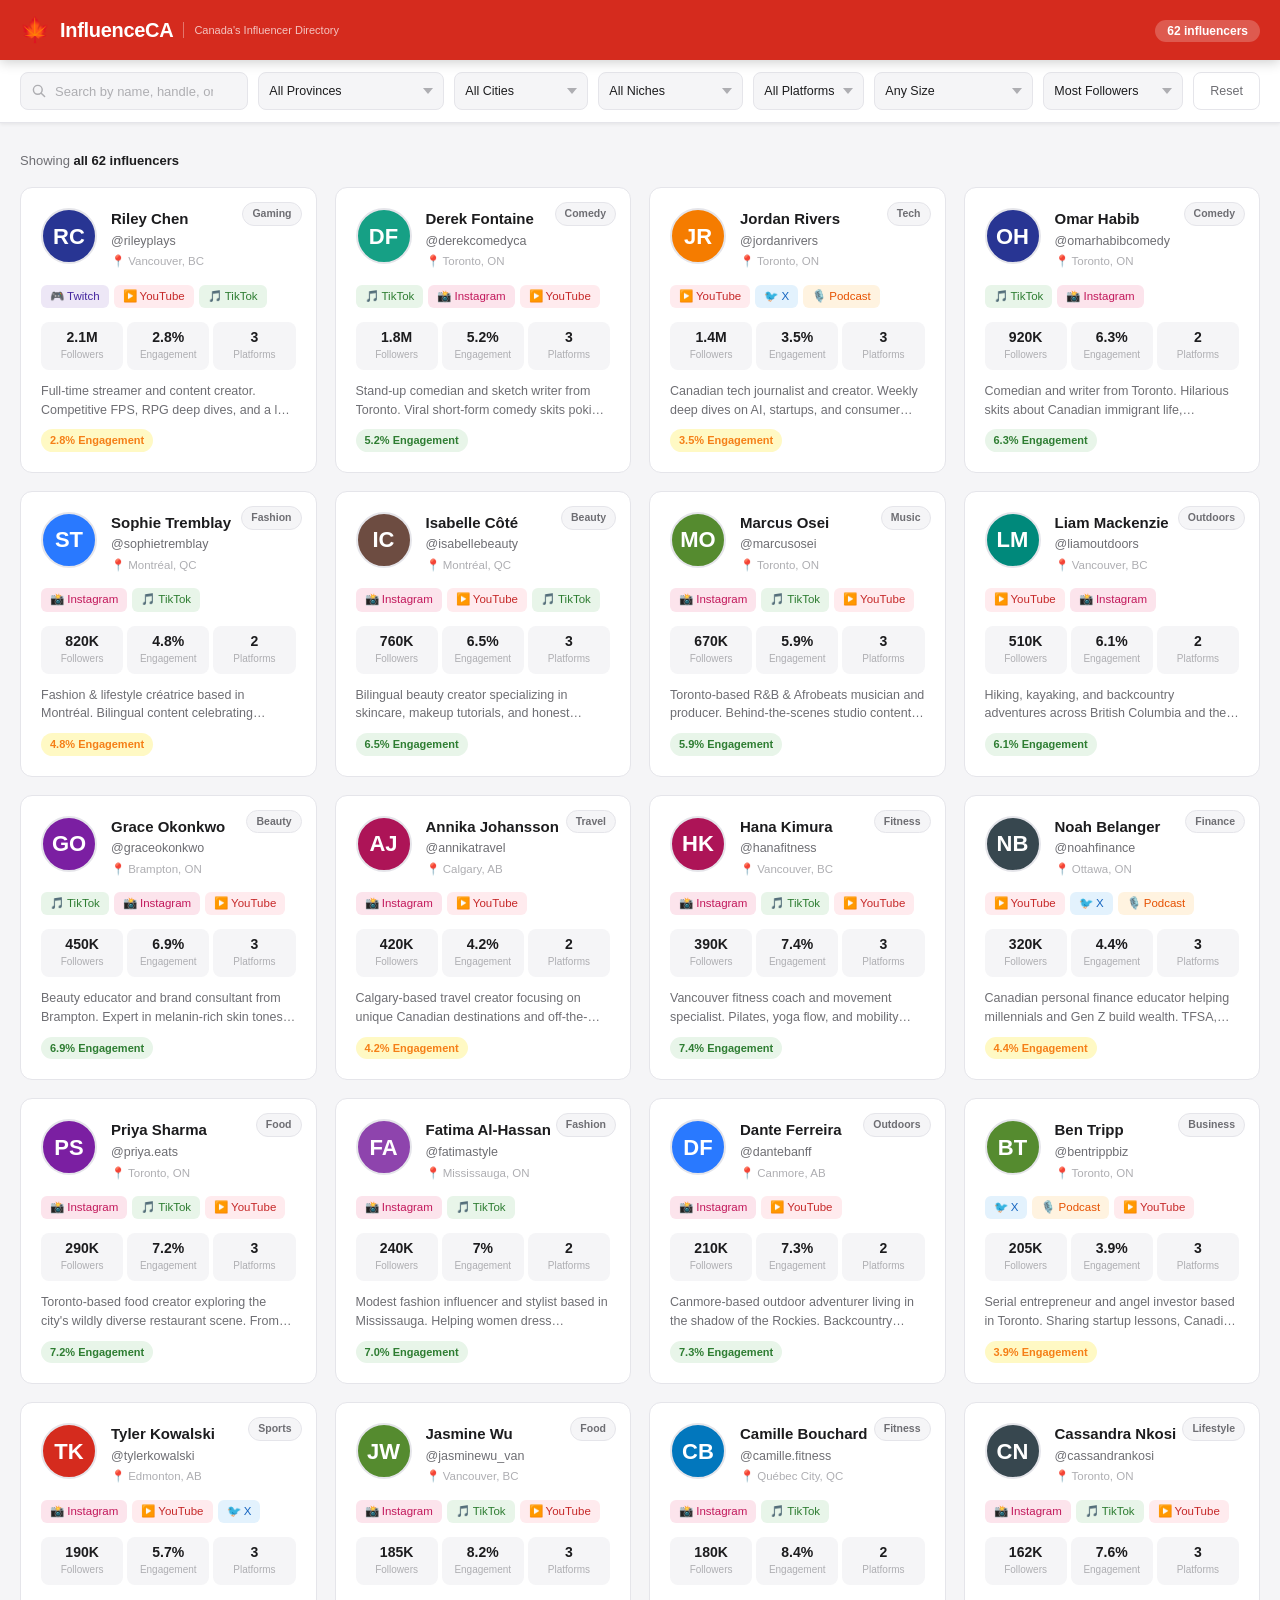
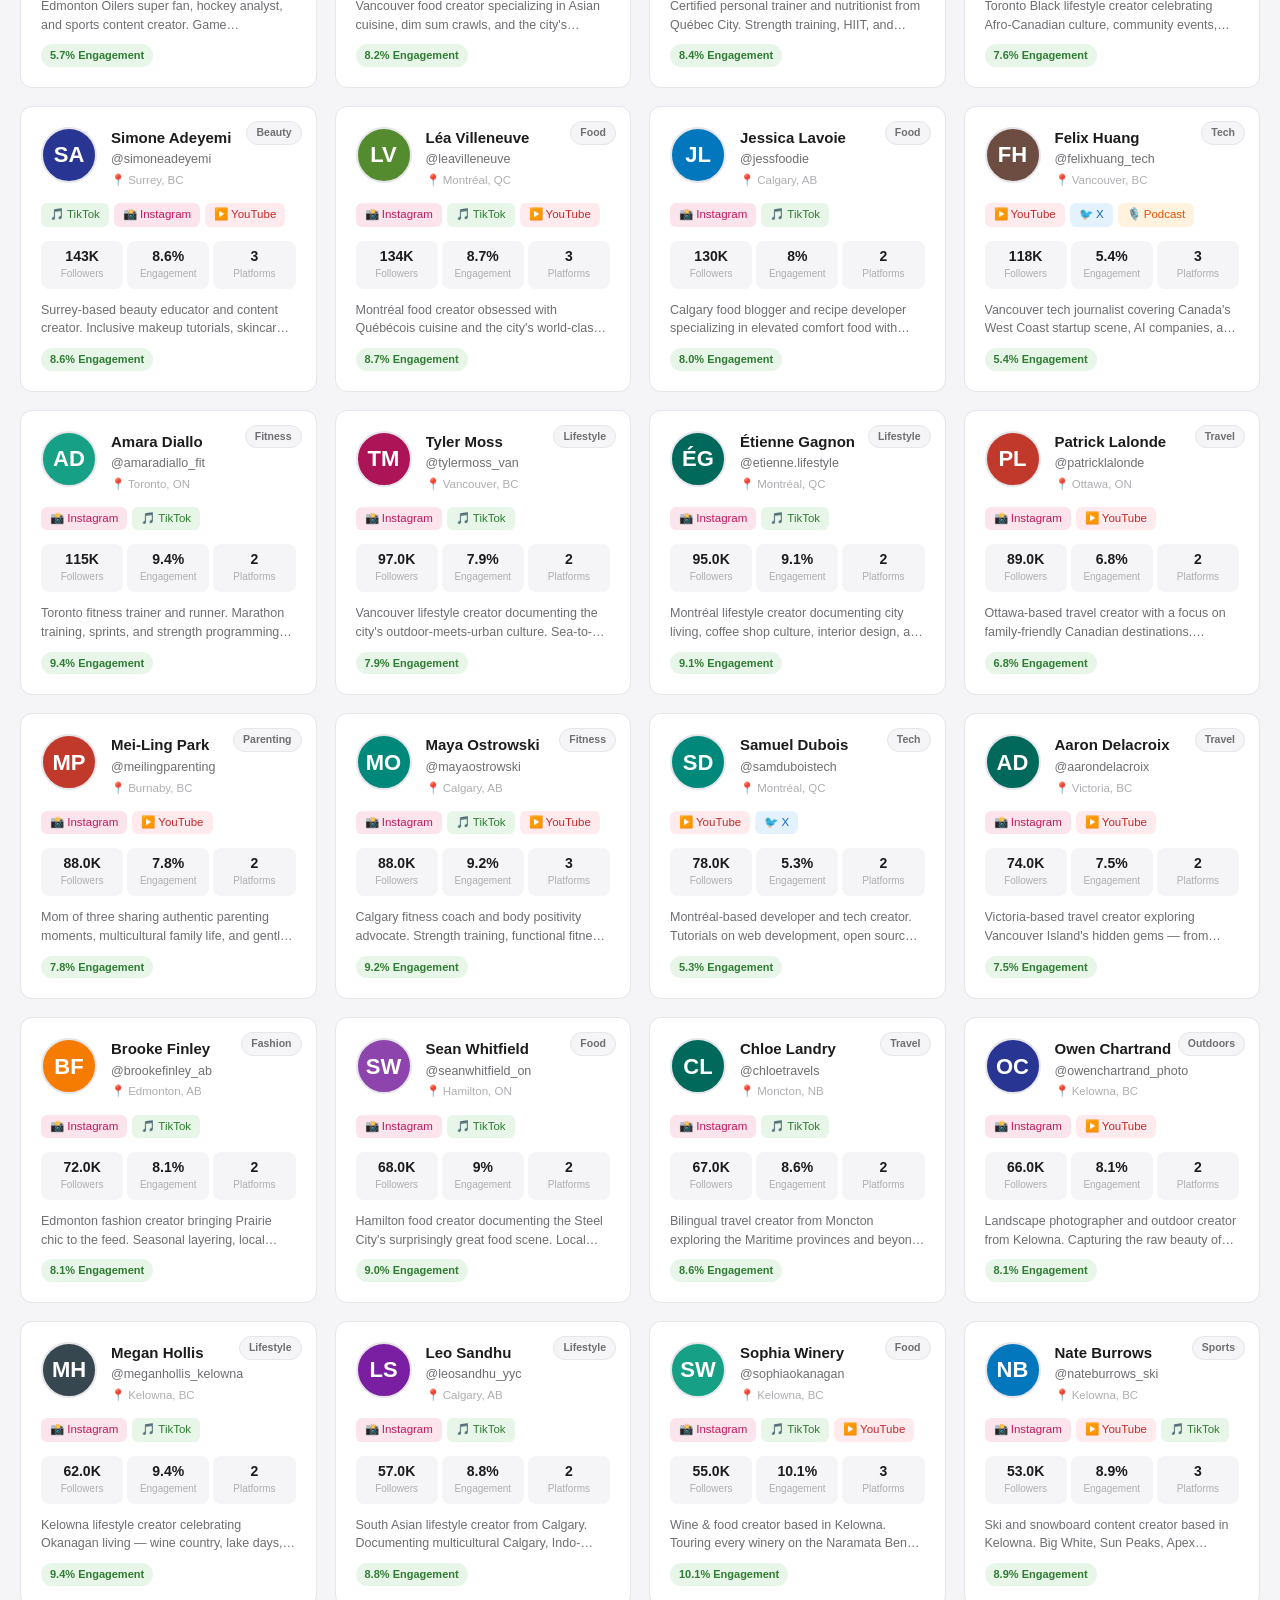
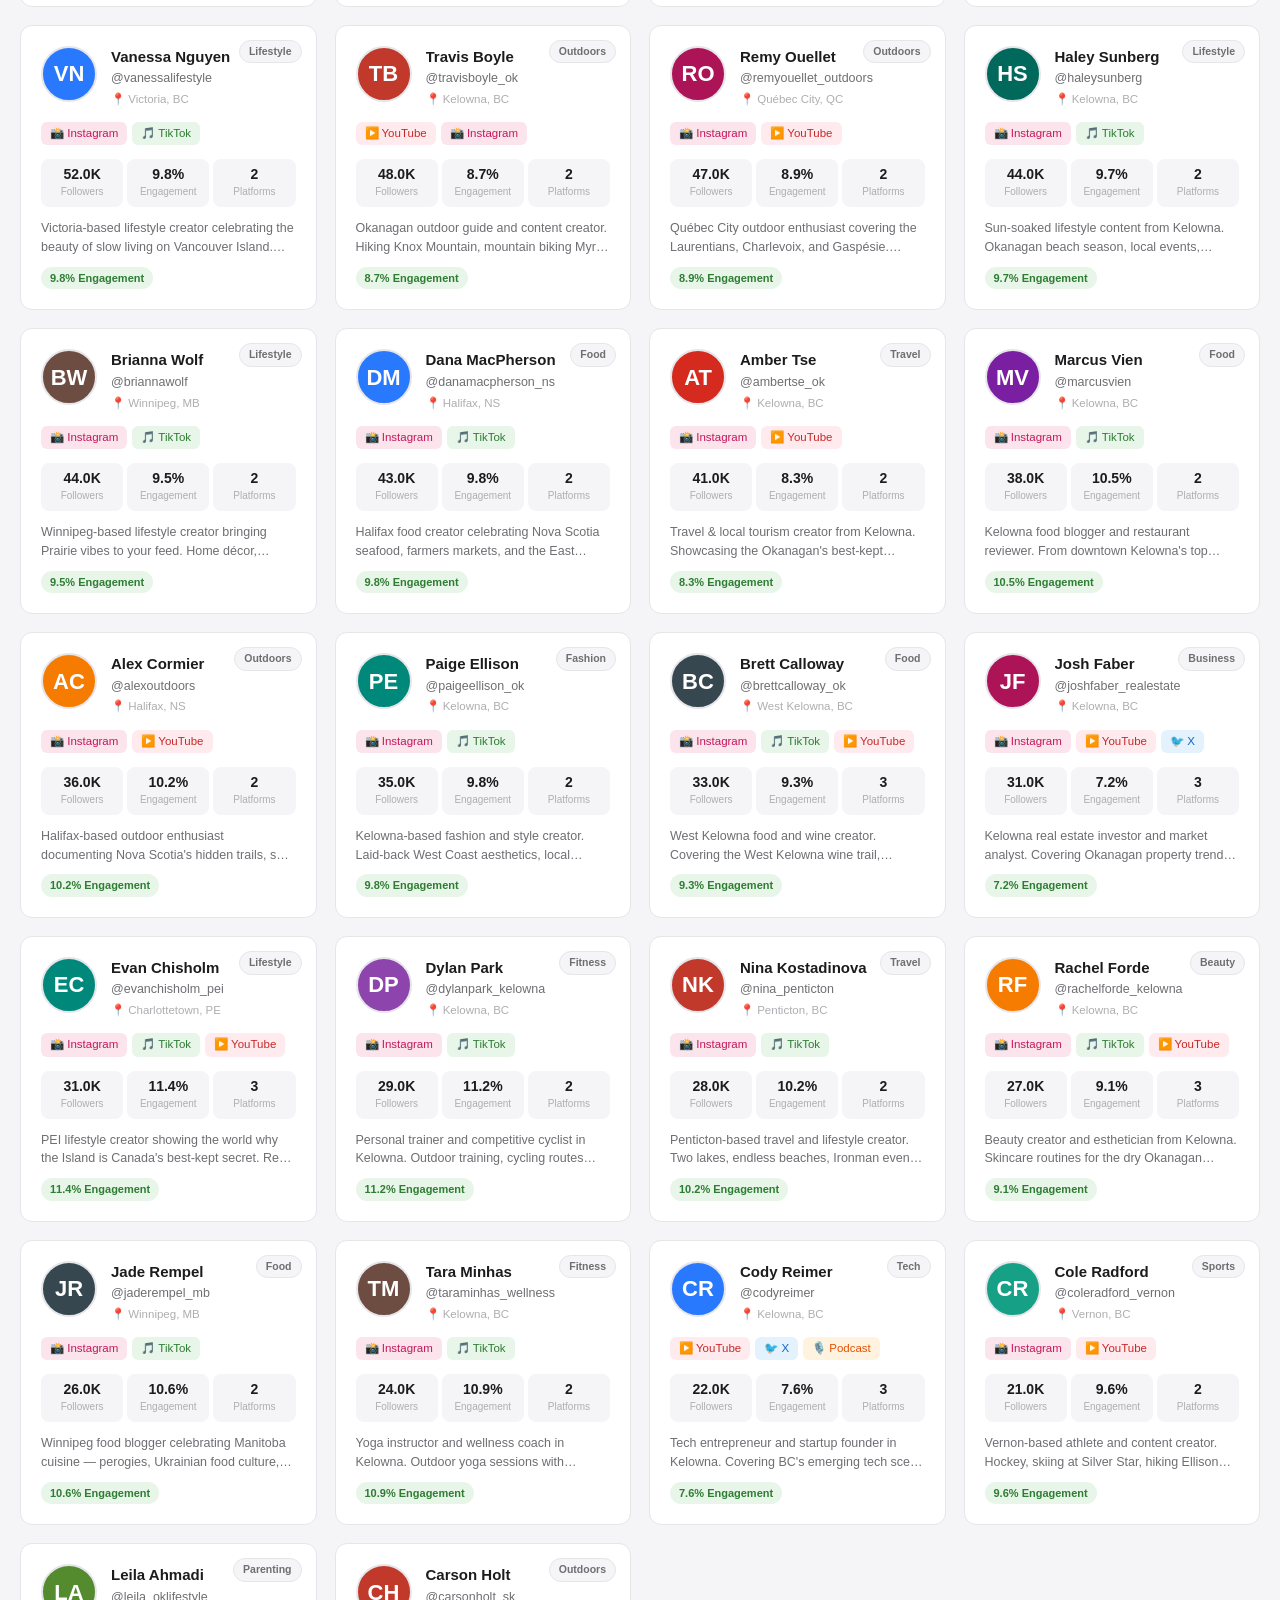
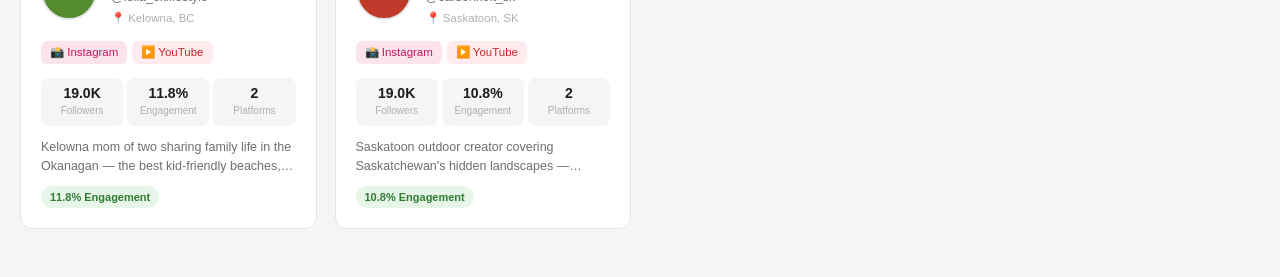
<file: index.html>
<!DOCTYPE html>
<html lang="en">
<head>
    <meta charset="UTF-8">
    <meta name="viewport" content="width=device-width, initial-scale=1.0">
    <title>InfluenceCA — Find Canadian Influencers</title>
    <link rel="stylesheet" href="styles.css">
</head>
<body>

<!-- Header -->
<header class="header">
    <div class="header-inner">
        <div class="brand">
            <span class="brand-maple">&#127809;</span>
            <span class="brand-name">InfluenceCA</span>
            <span class="brand-tag">Canada's Influencer Directory</span>
        </div>
        <div class="header-stats" id="headerStats">
            <span class="stat-pill" id="totalCount">Loading...</span>
        </div>
    </div>
</header>

<!-- Search & Filters -->
<div class="filters-bar">
    <div class="filters-inner">

        <!-- Search -->
        <div class="search-wrap">
            <svg class="search-icon" viewBox="0 0 20 20" fill="none"><circle cx="8.5" cy="8.5" r="5.5" stroke="currentColor" stroke-width="1.8"/><line x1="12.8" y1="12.8" x2="17" y2="17" stroke="currentColor" stroke-width="1.8" stroke-linecap="round"/></svg>
            <input type="text" id="searchInput" class="search-input" placeholder="Search by name, handle, or keyword…" oninput="applyFilters()">
            <button class="clear-btn" id="clearSearch" onclick="clearSearch()" title="Clear search">&#10005;</button>
        </div>

        <!-- Province -->
        <select id="filterProvince" class="filter-select" onchange="applyFilters()">
            <option value="">All Provinces</option>
            <option value="AB">Alberta</option>
            <option value="BC">British Columbia</option>
            <option value="MB">Manitoba</option>
            <option value="NB">New Brunswick</option>
            <option value="NL">Newfoundland &amp; Labrador</option>
            <option value="NS">Nova Scotia</option>
            <option value="ON">Ontario</option>
            <option value="PE">Prince Edward Island</option>
            <option value="QC">Québec</option>
            <option value="SK">Saskatchewan</option>
        </select>

        <!-- City -->
        <select id="filterCity" class="filter-select" onchange="applyFilters()">
            <option value="">All Cities</option>
        </select>

        <!-- Niche -->
        <select id="filterNiche" class="filter-select" onchange="applyFilters()">
            <option value="">All Niches</option>
            <option value="Lifestyle">Lifestyle</option>
            <option value="Fashion">Fashion</option>
            <option value="Food">Food &amp; Drink</option>
            <option value="Fitness">Fitness &amp; Health</option>
            <option value="Travel">Travel</option>
            <option value="Tech">Tech</option>
            <option value="Beauty">Beauty</option>
            <option value="Gaming">Gaming</option>
            <option value="Finance">Finance</option>
            <option value="Parenting">Parenting</option>
            <option value="Comedy">Comedy</option>
            <option value="Music">Music</option>
            <option value="Outdoors">Outdoors &amp; Nature</option>
            <option value="Business">Business</option>
            <option value="Sports">Sports</option>
        </select>

        <!-- Platform -->
        <select id="filterPlatform" class="filter-select" onchange="applyFilters()">
            <option value="">All Platforms</option>
            <option value="Instagram">Instagram</option>
            <option value="TikTok">TikTok</option>
            <option value="YouTube">YouTube</option>
            <option value="X">X (Twitter)</option>
            <option value="Twitch">Twitch</option>
            <option value="Podcast">Podcast</option>
        </select>

        <!-- Followers -->
        <select id="filterSize" class="filter-select" onchange="applyFilters()">
            <option value="">Any Size</option>
            <option value="nano">Nano (&lt;10K)</option>
            <option value="micro">Micro (10K–100K)</option>
            <option value="mid">Mid-tier (100K–500K)</option>
            <option value="macro">Macro (500K–1M)</option>
            <option value="mega">Mega (1M+)</option>
        </select>

        <!-- Sort -->
        <select id="sortBy" class="filter-select" onchange="applyFilters()">
            <option value="followers_desc">Most Followers</option>
            <option value="followers_asc">Fewest Followers</option>
            <option value="engagement_desc">Best Engagement</option>
            <option value="name_asc">Name A–Z</option>
        </select>

        <button class="reset-btn" onclick="resetFilters()">Reset</button>
    </div>
</div>

<!-- Active filter chips -->
<div class="chips-bar" id="chipsBar"></div>

<!-- Results area -->
<main class="results-area">
    <div class="results-header" id="resultsHeader"></div>
    <div class="cards-grid" id="cardsGrid"></div>
    <div class="no-results" id="noResults" style="display:none">
        <div class="no-results-icon">&#128269;</div>
        <div class="no-results-text">No influencers match your filters</div>
        <button class="reset-btn" onclick="resetFilters()">Clear filters</button>
    </div>
</main>

<!-- Detail Modal -->
<div class="modal-overlay" id="modalOverlay" onclick="closeModal(event)">
    <div class="modal" id="modal">
        <button class="modal-close" onclick="closeModalDirect()">&#10005;</button>
        <div class="modal-body" id="modalBody"></div>
    </div>
</div>

<script src="app.js"></script>
</body>
</html>
</file>
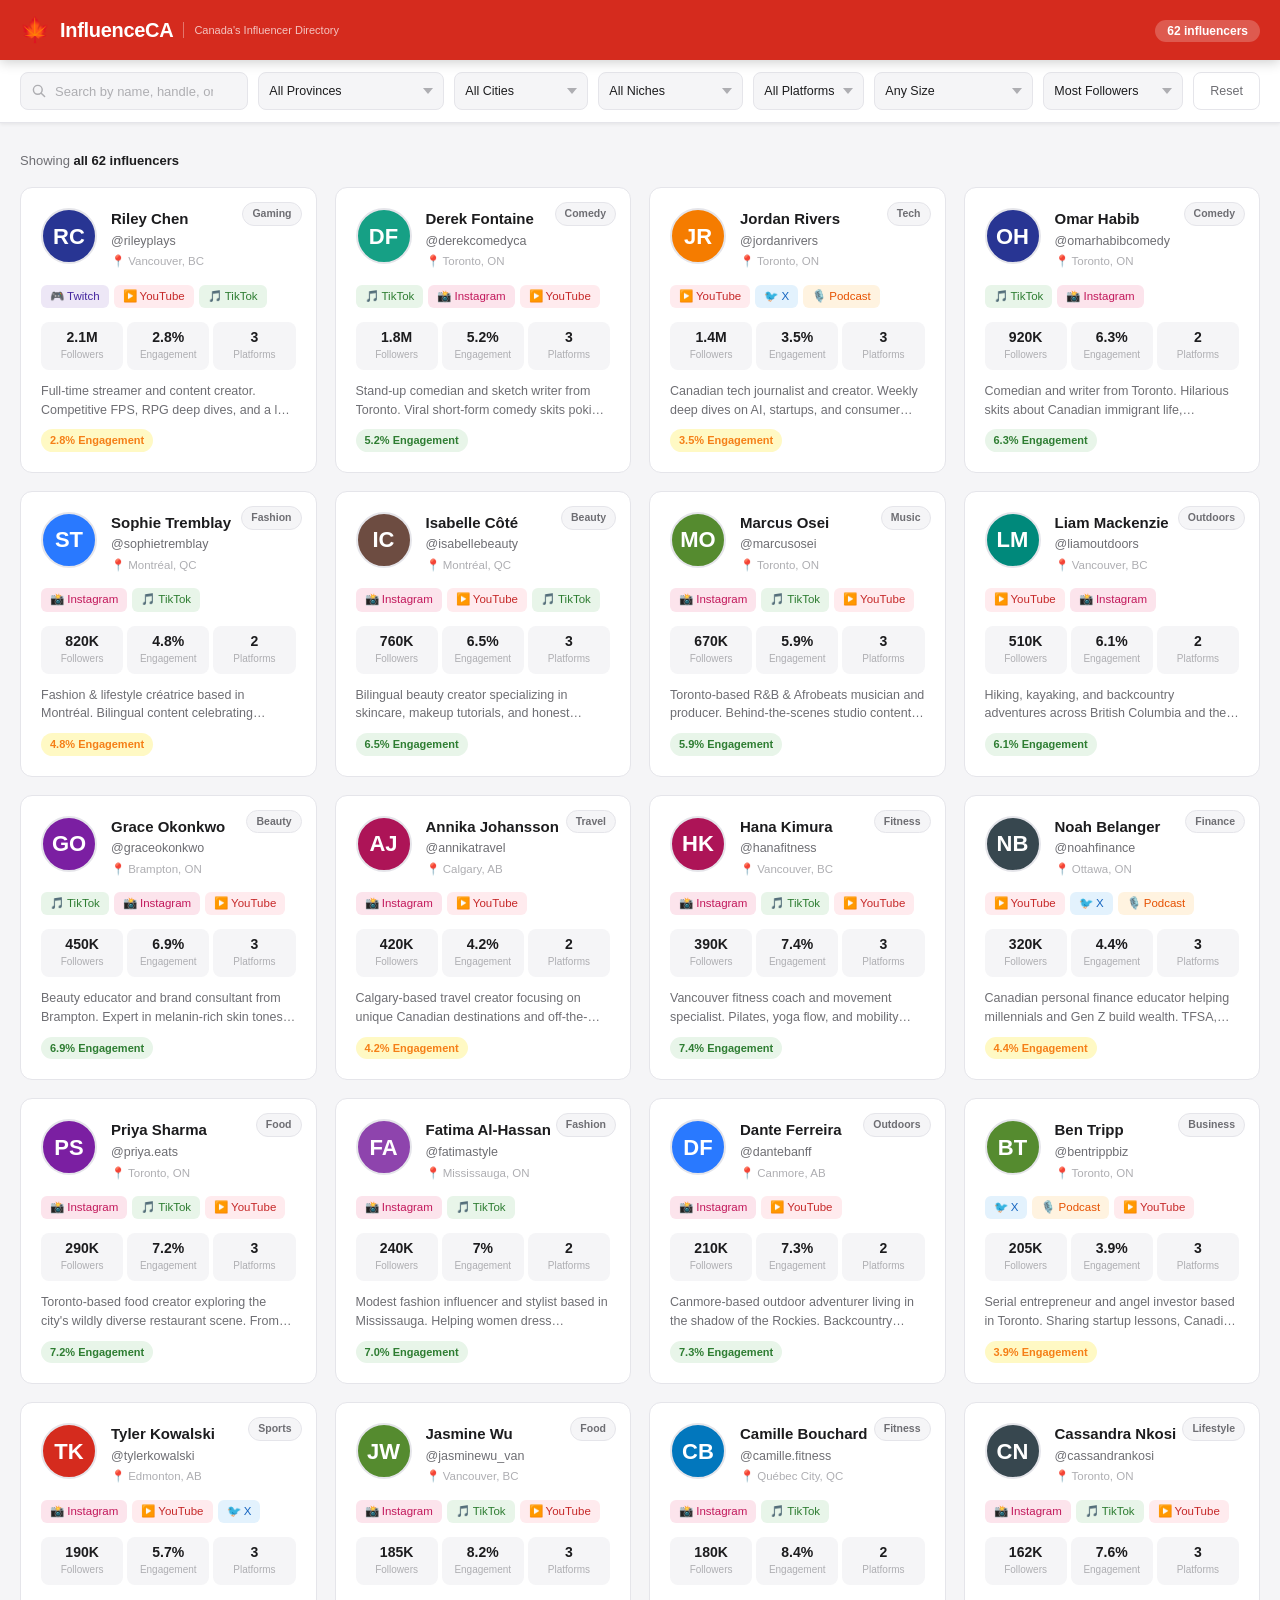
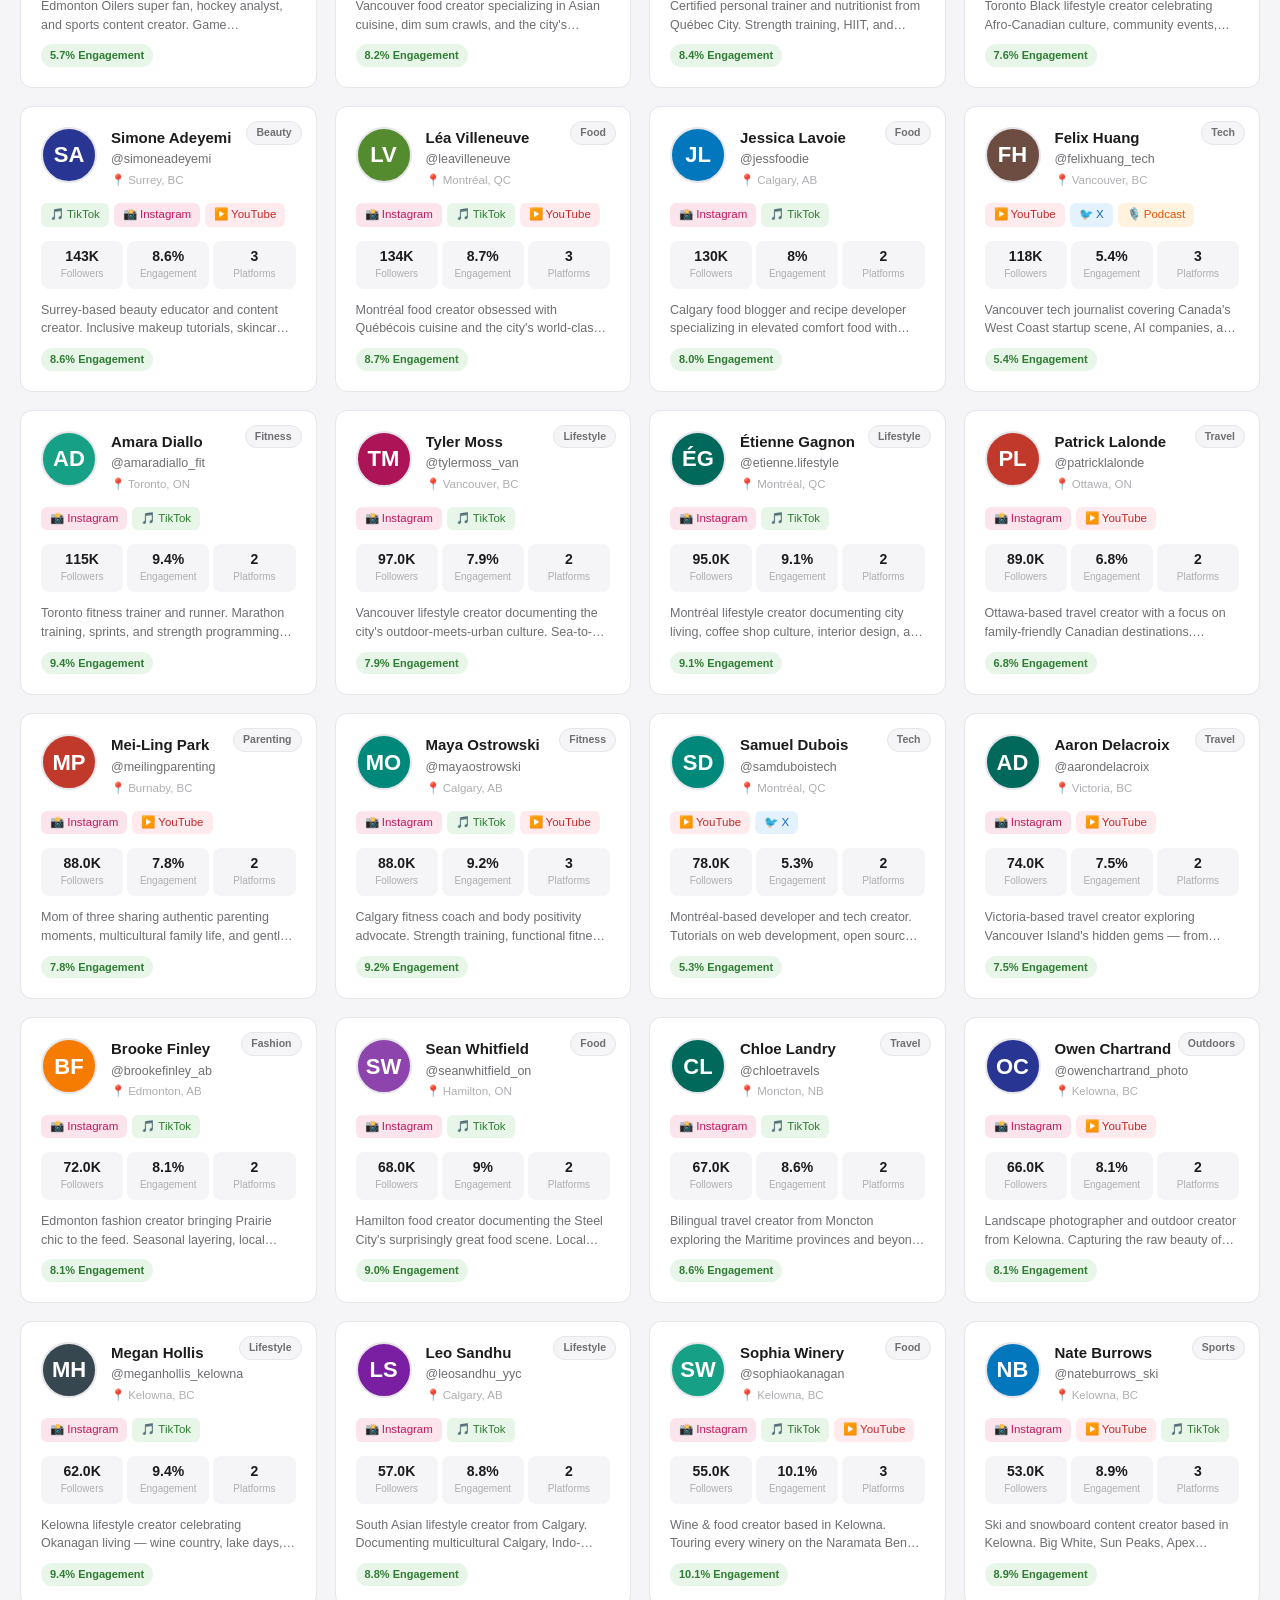
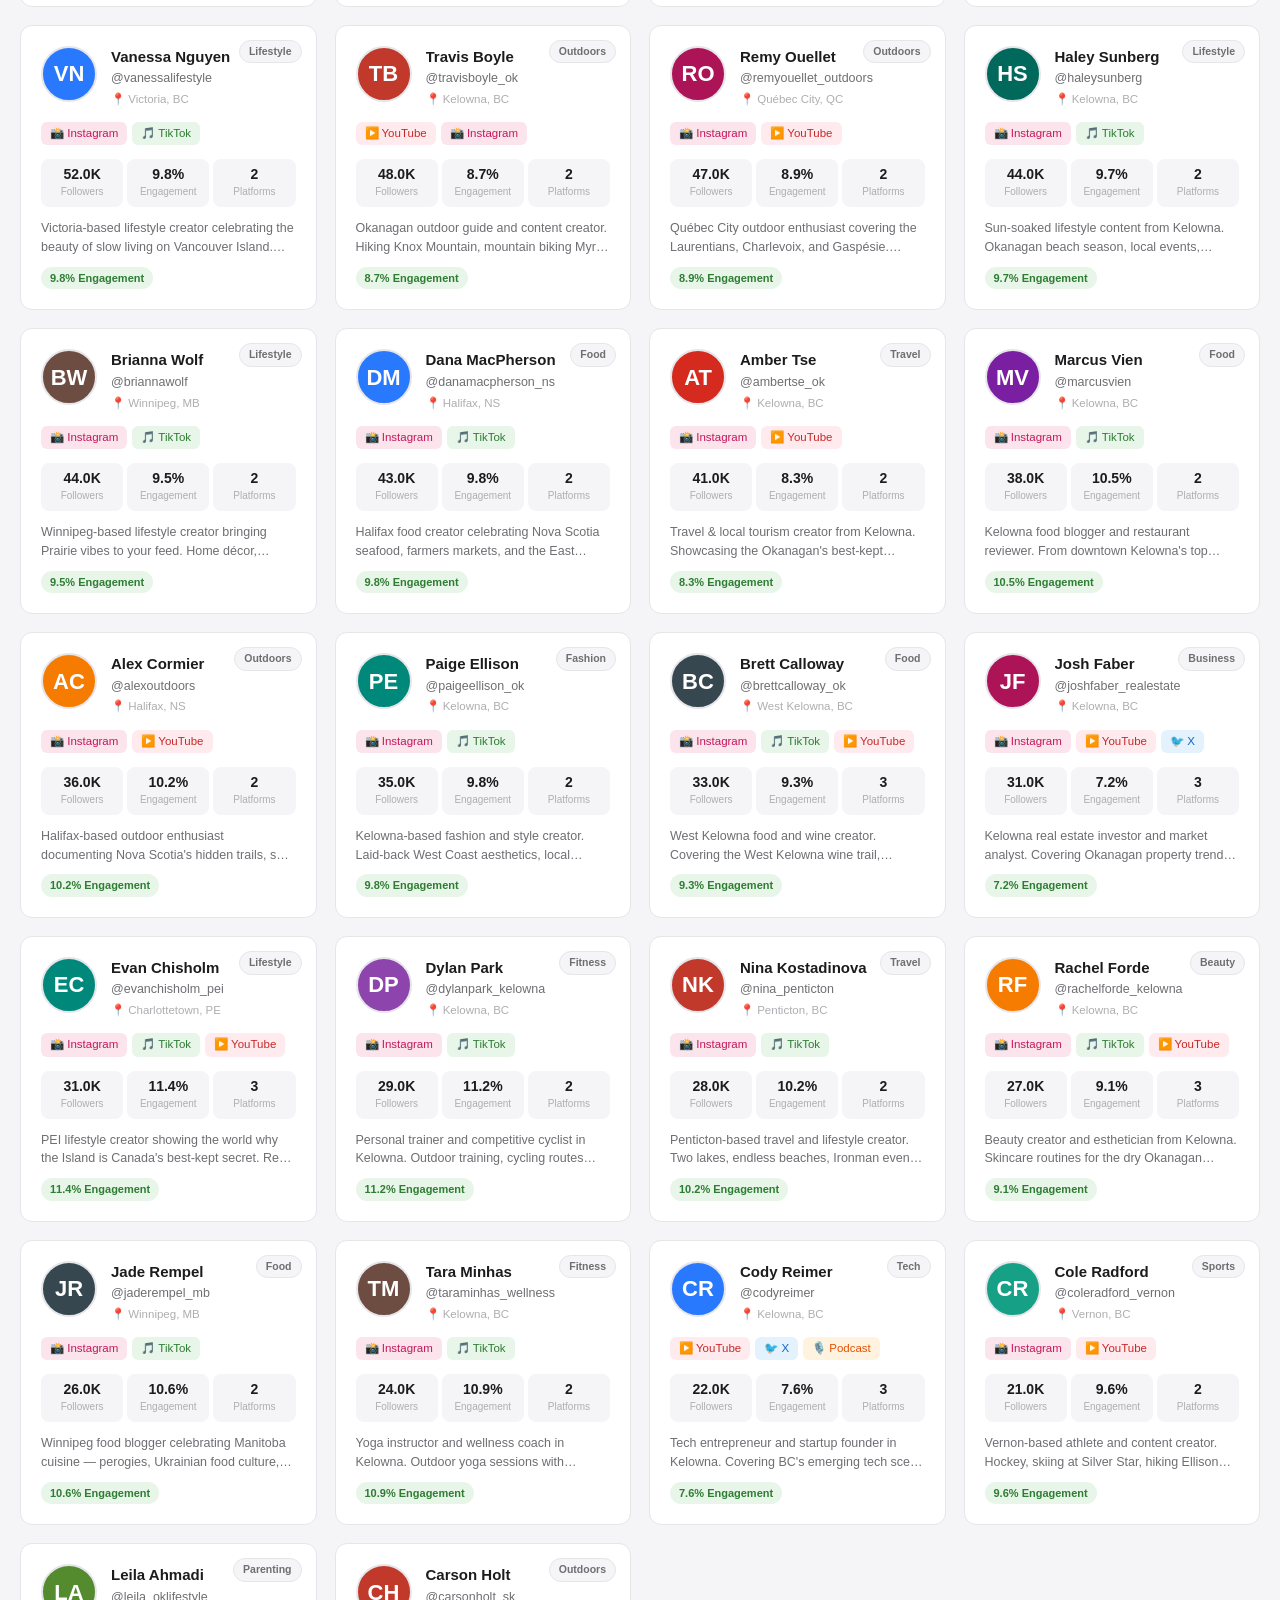
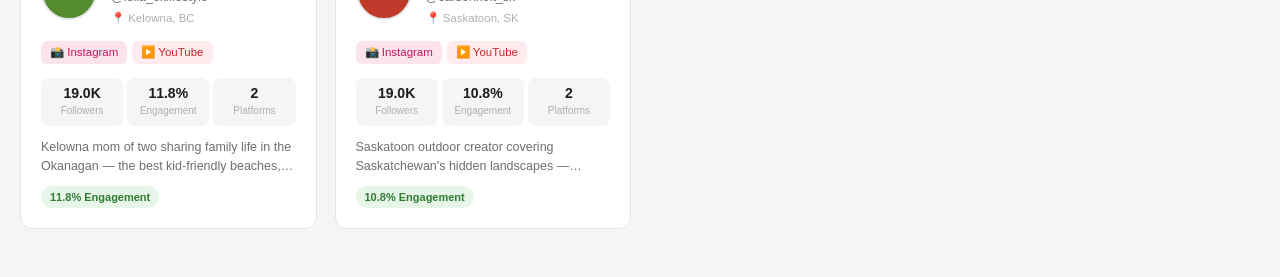
<file: influenceCA.html>
<!DOCTYPE html>
<html lang="en">
<head>
    <meta charset="UTF-8">
    <meta name="viewport" content="width=device-width, initial-scale=1.0">
    <title>InfluenceCA — Find Canadian Influencers</title>
    <style>
/* ============================================================
   InfluenceCA — Canada Influencer Finder
   ============================================================ */

*, *::before, *::after { margin: 0; padding: 0; box-sizing: border-box; }

:root {
    --red:        #d52b1e;
    --red-light:  #f0453a;
    --red-dim:    rgba(213,43,30,0.12);
    --white:      #ffffff;
    --bg:         #f5f5f7;
    --bg-card:    #ffffff;
    --bg-hover:   #fafafa;
    --border:     #e5e5ea;
    --border-focus: #d52b1e;
    --text:       #1c1c1e;
    --text-sub:   #6e6e73;
    --text-dim:   #aeaeb2;
    --shadow-sm:  0 1px 4px rgba(0,0,0,0.08);
    --shadow-md:  0 4px 20px rgba(0,0,0,0.10);
    --shadow-lg:  0 12px 48px rgba(0,0,0,0.18);
    --radius:     12px;
    --radius-sm:  8px;
}

body {
    background: var(--bg);
    color: var(--text);
    font-family: -apple-system, BlinkMacSystemFont, 'Segoe UI', 'Helvetica Neue', Arial, sans-serif;
    font-size: 14px;
    line-height: 1.5;
    -webkit-font-smoothing: antialiased;
    min-height: 100vh;
}

/* ============================================================
   HEADER
   ============================================================ */
.header {
    background: var(--red);
    color: #fff;
    padding: 0 20px;
    position: sticky;
    top: 0;
    z-index: 100;
    box-shadow: 0 2px 12px rgba(0,0,0,0.20);
}

.header-inner {
    max-width: 1400px;
    margin: 0 auto;
    height: 60px;
    display: flex;
    align-items: center;
    justify-content: space-between;
    gap: 16px;
}

.brand { display: flex; align-items: center; gap: 10px; }

.brand-maple { font-size: 24px; line-height: 1; }

.brand-name {
    font-size: 20px;
    font-weight: 700;
    letter-spacing: -0.3px;
    color: #fff;
}

.brand-tag {
    font-size: 11px;
    color: rgba(255,255,255,0.72);
    border-left: 1px solid rgba(255,255,255,0.35);
    padding-left: 10px;
    white-space: nowrap;
}

.stat-pill {
    background: rgba(255,255,255,0.22);
    color: #fff;
    padding: 4px 12px;
    border-radius: 20px;
    font-size: 12px;
    font-weight: 600;
    white-space: nowrap;
}

/* ============================================================
   FILTERS BAR
   ============================================================ */
.filters-bar {
    background: var(--white);
    border-bottom: 1px solid var(--border);
    padding: 12px 20px;
    position: sticky;
    top: 60px;
    z-index: 90;
    box-shadow: var(--shadow-sm);
}

.filters-inner {
    max-width: 1400px;
    margin: 0 auto;
    display: flex;
    align-items: center;
    gap: 10px;
    flex-wrap: wrap;
}

/* Search */
.search-wrap {
    position: relative;
    flex: 1;
    min-width: 220px;
    max-width: 380px;
}

.search-icon {
    position: absolute;
    left: 11px;
    top: 50%;
    transform: translateY(-50%);
    width: 16px;
    height: 16px;
    color: var(--text-dim);
    pointer-events: none;
}

.search-input {
    width: 100%;
    height: 38px;
    padding: 0 34px 0 34px;
    border: 1.5px solid var(--border);
    border-radius: var(--radius-sm);
    font-size: 13px;
    color: var(--text);
    background: var(--bg);
    outline: none;
    transition: border-color 0.15s;
}
.search-input:focus { border-color: var(--border-focus); background: #fff; }
.search-input::placeholder { color: var(--text-dim); }

.clear-btn {
    position: absolute;
    right: 8px;
    top: 50%;
    transform: translateY(-50%);
    background: none;
    border: none;
    color: var(--text-dim);
    cursor: pointer;
    font-size: 13px;
    padding: 4px;
    display: none;
    line-height: 1;
}
.clear-btn.visible { display: block; }
.clear-btn:hover { color: var(--text); }

/* Filter selects */
.filter-select {
    height: 38px;
    padding: 0 28px 0 10px;
    border: 1.5px solid var(--border);
    border-radius: var(--radius-sm);
    font-size: 12.5px;
    color: var(--text);
    background: var(--bg) url("data:image/svg+xml,%3Csvg xmlns='http://www.w3.org/2000/svg' width='10' height='6'%3E%3Cpath d='M0 0l5 6 5-6z' fill='%23aeaeb2'/%3E%3C/svg%3E") no-repeat right 10px center;
    -webkit-appearance: none;
    appearance: none;
    cursor: pointer;
    outline: none;
    transition: border-color 0.15s;
    white-space: nowrap;
}
.filter-select:focus { border-color: var(--border-focus); }
.filter-select.active { border-color: var(--red); background-color: var(--red-dim); color: var(--red); }

.reset-btn {
    height: 38px;
    padding: 0 16px;
    background: transparent;
    border: 1.5px solid var(--border);
    border-radius: var(--radius-sm);
    font-size: 12.5px;
    color: var(--text-sub);
    cursor: pointer;
    white-space: nowrap;
    transition: all 0.14s;
}
.reset-btn:hover { border-color: var(--red); color: var(--red); }

/* ============================================================
   CHIPS BAR
   ============================================================ */
.chips-bar {
    max-width: 1400px;
    margin: 0 auto;
    padding: 8px 20px 0;
    display: flex;
    flex-wrap: wrap;
    gap: 6px;
    min-height: 0;
}

.chip {
    display: inline-flex;
    align-items: center;
    gap: 5px;
    background: var(--red-dim);
    color: var(--red);
    border: 1px solid rgba(213,43,30,0.25);
    padding: 3px 10px;
    border-radius: 20px;
    font-size: 12px;
    font-weight: 500;
    cursor: pointer;
    transition: background 0.12s;
}
.chip:hover { background: rgba(213,43,30,0.20); }
.chip .chip-x { font-size: 11px; opacity: 0.7; }

/* ============================================================
   RESULTS AREA
   ============================================================ */
.results-area {
    max-width: 1400px;
    margin: 0 auto;
    padding: 20px 20px 48px;
}

.results-header {
    font-size: 13px;
    color: var(--text-sub);
    margin-bottom: 16px;
    min-height: 20px;
}

.results-header strong { color: var(--text); }

/* ============================================================
   CARDS GRID
   ============================================================ */
.cards-grid {
    display: grid;
    grid-template-columns: repeat(auto-fill, minmax(280px, 1fr));
    gap: 18px;
}

/* ---- Influencer Card ---- */
.card {
    background: var(--bg-card);
    border: 1px solid var(--border);
    border-radius: var(--radius);
    padding: 20px;
    cursor: pointer;
    transition: transform 0.16s, box-shadow 0.16s, border-color 0.16s;
    position: relative;
    overflow: hidden;
}
.card:hover {
    transform: translateY(-3px);
    box-shadow: var(--shadow-md);
    border-color: #d0d0d8;
}

.card-header {
    display: flex;
    align-items: flex-start;
    gap: 14px;
    margin-bottom: 14px;
}

.card-avatar {
    width: 56px;
    height: 56px;
    border-radius: 50%;
    flex-shrink: 0;
    display: flex;
    align-items: center;
    justify-content: center;
    font-size: 22px;
    font-weight: 700;
    color: #fff;
    background: var(--red);
    border: 2px solid var(--border);
}

.card-info { flex: 1; min-width: 0; }

.card-name {
    font-size: 15px;
    font-weight: 700;
    color: var(--text);
    white-space: nowrap;
    overflow: hidden;
    text-overflow: ellipsis;
}

.card-handle {
    font-size: 12.5px;
    color: var(--text-sub);
    margin-top: 1px;
}

.card-location {
    font-size: 11.5px;
    color: var(--text-dim);
    margin-top: 3px;
    display: flex;
    align-items: center;
    gap: 3px;
}

/* Niche badge */
.card-niche {
    position: absolute;
    top: 14px;
    right: 14px;
    font-size: 10.5px;
    font-weight: 600;
    padding: 3px 9px;
    border-radius: 20px;
    background: var(--bg);
    border: 1px solid var(--border);
    color: var(--text-sub);
    white-space: nowrap;
}

/* Platforms */
.card-platforms {
    display: flex;
    flex-wrap: wrap;
    gap: 5px;
    margin-bottom: 14px;
}

.platform-tag {
    display: inline-flex;
    align-items: center;
    gap: 4px;
    font-size: 11.5px;
    padding: 3px 9px;
    border-radius: 6px;
    font-weight: 500;
}
.platform-tag.instagram { background: #fce4ec; color: #c2185b; }
.platform-tag.tiktok    { background: #e8f5e9; color: #2e7d32; }
.platform-tag.youtube   { background: #ffebee; color: #c62828; }
.platform-tag.x         { background: #e3f2fd; color: #1565c0; }
.platform-tag.twitch    { background: #ede7f6; color: #4527a0; }
.platform-tag.podcast   { background: #fff3e0; color: #e65100; }

/* Stats row */
.card-stats {
    display: flex;
    gap: 4px;
}

.stat-box {
    flex: 1;
    background: var(--bg);
    border-radius: var(--radius-sm);
    padding: 8px 6px;
    text-align: center;
}

.stat-value {
    font-size: 14px;
    font-weight: 700;
    color: var(--text);
    line-height: 1;
}

.stat-label {
    font-size: 10px;
    color: var(--text-dim);
    margin-top: 3px;
}

/* Bio snippet */
.card-bio {
    font-size: 12.5px;
    color: var(--text-sub);
    margin-top: 12px;
    line-height: 1.5;
    display: -webkit-box;
    -webkit-line-clamp: 2;
    -webkit-box-orient: vertical;
    overflow: hidden;
}

/* Engagement pill on card */
.engagement-pill {
    display: inline-flex;
    align-items: center;
    gap: 4px;
    margin-top: 10px;
    font-size: 11px;
    font-weight: 600;
    padding: 3px 9px;
    border-radius: 20px;
}
.engagement-pill.high   { background: #e8f5e9; color: #2e7d32; }
.engagement-pill.medium { background: #fff9c4; color: #f57f17; }
.engagement-pill.low    { background: #fce4ec; color: #c62828; }

/* ============================================================
   NO RESULTS
   ============================================================ */
.no-results {
    text-align: center;
    padding: 80px 20px;
    color: var(--text-sub);
}
.no-results-icon { font-size: 48px; margin-bottom: 14px; }
.no-results-text { font-size: 16px; margin-bottom: 20px; color: var(--text-sub); }

/* ============================================================
   MODAL
   ============================================================ */
.modal-overlay {
    display: none;
    position: fixed;
    inset: 0;
    background: rgba(0,0,0,0.55);
    z-index: 200;
    align-items: center;
    justify-content: center;
    padding: 20px;
    backdrop-filter: blur(4px);
}
.modal-overlay.open { display: flex; }

.modal {
    background: var(--white);
    border-radius: 16px;
    box-shadow: var(--shadow-lg);
    max-width: 560px;
    width: 100%;
    max-height: 90vh;
    overflow-y: auto;
    position: relative;
    animation: modalIn 0.22s ease;
}

@keyframes modalIn {
    from { opacity: 0; transform: scale(0.95) translateY(10px); }
    to   { opacity: 1; transform: scale(1) translateY(0); }
}

.modal-close {
    position: absolute;
    top: 14px;
    right: 14px;
    width: 32px;
    height: 32px;
    border-radius: 50%;
    border: 1.5px solid var(--border);
    background: var(--bg);
    cursor: pointer;
    font-size: 14px;
    color: var(--text-sub);
    display: flex;
    align-items: center;
    justify-content: center;
    transition: all 0.12s;
    z-index: 1;
    line-height: 1;
}
.modal-close:hover { background: var(--red-dim); border-color: var(--red); color: var(--red); }

.modal-body { padding: 28px; }

.modal-hero {
    display: flex;
    align-items: center;
    gap: 18px;
    margin-bottom: 24px;
}

.modal-avatar {
    width: 76px;
    height: 76px;
    border-radius: 50%;
    display: flex;
    align-items: center;
    justify-content: center;
    font-size: 30px;
    font-weight: 700;
    color: #fff;
    flex-shrink: 0;
}

.modal-name { font-size: 22px; font-weight: 800; color: var(--text); }
.modal-handle { font-size: 14px; color: var(--text-sub); margin-top: 2px; }
.modal-location { font-size: 13px; color: var(--text-dim); margin-top: 4px; }

.modal-section-title {
    font-size: 11px;
    font-weight: 700;
    text-transform: uppercase;
    letter-spacing: 0.8px;
    color: var(--text-dim);
    margin-bottom: 10px;
    margin-top: 22px;
}

.modal-bio {
    font-size: 14px;
    color: var(--text-sub);
    line-height: 1.65;
}

.modal-stats-grid {
    display: grid;
    grid-template-columns: repeat(3, 1fr);
    gap: 10px;
}

.modal-stat {
    background: var(--bg);
    border-radius: var(--radius-sm);
    padding: 12px;
    text-align: center;
    border: 1px solid var(--border);
}

.modal-stat-value { font-size: 18px; font-weight: 800; color: var(--text); }
.modal-stat-label { font-size: 11px; color: var(--text-dim); margin-top: 3px; }

.modal-platforms { display: flex; flex-wrap: wrap; gap: 8px; }

.modal-platform-btn {
    display: inline-flex;
    align-items: center;
    gap: 6px;
    padding: 7px 14px;
    border-radius: var(--radius-sm);
    font-size: 13px;
    font-weight: 600;
    text-decoration: none;
    border: 1.5px solid transparent;
    cursor: pointer;
    transition: opacity 0.13s;
}
.modal-platform-btn:hover { opacity: 0.8; }
.modal-platform-btn.instagram { background: #fce4ec; color: #c2185b; border-color: #f8bbd0; }
.modal-platform-btn.tiktok    { background: #e8f5e9; color: #2e7d32; border-color: #c8e6c9; }
.modal-platform-btn.youtube   { background: #ffebee; color: #c62828; border-color: #ffcdd2; }
.modal-platform-btn.x         { background: #e3f2fd; color: #1565c0; border-color: #bbdefb; }
.modal-platform-btn.twitch    { background: #ede7f6; color: #4527a0; border-color: #d1c4e9; }
.modal-platform-btn.podcast   { background: #fff3e0; color: #e65100; border-color: #ffe0b2; }

.modal-tags { display: flex; flex-wrap: wrap; gap: 6px; }

.modal-tag {
    font-size: 12px;
    padding: 4px 12px;
    border-radius: 20px;
    background: var(--bg);
    border: 1px solid var(--border);
    color: var(--text-sub);
}

.contact-btn {
    display: block;
    width: 100%;
    margin-top: 24px;
    padding: 13px;
    background: var(--red);
    color: #fff;
    border: none;
    border-radius: var(--radius-sm);
    font-size: 14px;
    font-weight: 700;
    cursor: pointer;
    text-align: center;
    transition: background 0.14s;
    letter-spacing: 0.2px;
}
.contact-btn:hover { background: var(--red-light); }

/* ============================================================
   RESPONSIVE
   ============================================================ */
@media (max-width: 768px) {
    .brand-tag { display: none; }
    .filters-inner { gap: 8px; }
    .search-wrap { min-width: 100%; max-width: 100%; }
    .filter-select { flex: 1; min-width: 120px; font-size: 12px; }
    .cards-grid { grid-template-columns: repeat(auto-fill, minmax(240px, 1fr)); gap: 12px; }
    .results-area { padding: 14px 14px 40px; }
    .modal-stats-grid { grid-template-columns: repeat(3, 1fr); }
    .modal-body { padding: 20px; }
}

@media (max-width: 480px) {
    .header-stats { display: none; }
    .cards-grid { grid-template-columns: 1fr; }
    .modal-stats-grid { grid-template-columns: repeat(2, 1fr); }
    .filter-select { font-size: 11.5px; }
}

</style>
</head>
<body>

<!-- Header -->
<header class="header">
    <div class="header-inner">
        <div class="brand">
            <span class="brand-maple">&#127809;</span>
            <span class="brand-name">InfluenceCA</span>
            <span class="brand-tag">Canada's Influencer Directory</span>
        </div>
        <div class="header-stats" id="headerStats">
            <span class="stat-pill" id="totalCount">Loading...</span>
        </div>
    </div>
</header>

<!-- Search & Filters -->
<div class="filters-bar">
    <div class="filters-inner">

        <!-- Search -->
        <div class="search-wrap">
            <svg class="search-icon" viewBox="0 0 20 20" fill="none"><circle cx="8.5" cy="8.5" r="5.5" stroke="currentColor" stroke-width="1.8"/><line x1="12.8" y1="12.8" x2="17" y2="17" stroke="currentColor" stroke-width="1.8" stroke-linecap="round"/></svg>
            <input type="text" id="searchInput" class="search-input" placeholder="Search by name, handle, or keyword…" oninput="applyFilters()">
            <button class="clear-btn" id="clearSearch" onclick="clearSearch()" title="Clear search">&#10005;</button>
        </div>

        <!-- Province -->
        <select id="filterProvince" class="filter-select" onchange="applyFilters()">
            <option value="">All Provinces</option>
            <option value="AB">Alberta</option>
            <option value="BC">British Columbia</option>
            <option value="MB">Manitoba</option>
            <option value="NB">New Brunswick</option>
            <option value="NL">Newfoundland &amp; Labrador</option>
            <option value="NS">Nova Scotia</option>
            <option value="ON">Ontario</option>
            <option value="PE">Prince Edward Island</option>
            <option value="QC">Québec</option>
            <option value="SK">Saskatchewan</option>
        </select>

        <!-- City -->
        <select id="filterCity" class="filter-select" onchange="applyFilters()">
            <option value="">All Cities</option>
        </select>

        <!-- Niche -->
        <select id="filterNiche" class="filter-select" onchange="applyFilters()">
            <option value="">All Niches</option>
            <option value="Lifestyle">Lifestyle</option>
            <option value="Fashion">Fashion</option>
            <option value="Food">Food &amp; Drink</option>
            <option value="Fitness">Fitness &amp; Health</option>
            <option value="Travel">Travel</option>
            <option value="Tech">Tech</option>
            <option value="Beauty">Beauty</option>
            <option value="Gaming">Gaming</option>
            <option value="Finance">Finance</option>
            <option value="Parenting">Parenting</option>
            <option value="Comedy">Comedy</option>
            <option value="Music">Music</option>
            <option value="Outdoors">Outdoors &amp; Nature</option>
            <option value="Business">Business</option>
            <option value="Sports">Sports</option>
        </select>

        <!-- Platform -->
        <select id="filterPlatform" class="filter-select" onchange="applyFilters()">
            <option value="">All Platforms</option>
            <option value="Instagram">Instagram</option>
            <option value="TikTok">TikTok</option>
            <option value="YouTube">YouTube</option>
            <option value="X">X (Twitter)</option>
            <option value="Twitch">Twitch</option>
            <option value="Podcast">Podcast</option>
        </select>

        <!-- Followers -->
        <select id="filterSize" class="filter-select" onchange="applyFilters()">
            <option value="">Any Size</option>
            <option value="nano">Nano (&lt;10K)</option>
            <option value="micro">Micro (10K–100K)</option>
            <option value="mid">Mid-tier (100K–500K)</option>
            <option value="macro">Macro (500K–1M)</option>
            <option value="mega">Mega (1M+)</option>
        </select>

        <!-- Sort -->
        <select id="sortBy" class="filter-select" onchange="applyFilters()">
            <option value="followers_desc">Most Followers</option>
            <option value="followers_asc">Fewest Followers</option>
            <option value="engagement_desc">Best Engagement</option>
            <option value="name_asc">Name A–Z</option>
        </select>

        <button class="reset-btn" onclick="resetFilters()">Reset</button>
    </div>
</div>

<!-- Active filter chips -->
<div class="chips-bar" id="chipsBar"></div>

<!-- Results area -->
<main class="results-area">
    <div class="results-header" id="resultsHeader"></div>
    <div class="cards-grid" id="cardsGrid"></div>
    <div class="no-results" id="noResults" style="display:none">
        <div class="no-results-icon">&#128269;</div>
        <div class="no-results-text">No influencers match your filters</div>
        <button class="reset-btn" onclick="resetFilters()">Clear filters</button>
    </div>
</main>

<!-- Detail Modal -->
<div class="modal-overlay" id="modalOverlay" onclick="closeModal(event)">
    <div class="modal" id="modal">
        <button class="modal-close" onclick="closeModalDirect()">&#10005;</button>
        <div class="modal-body" id="modalBody"></div>
    </div>
</div>

<script>
// ============================================================
//  InfluenceCA — Canada Influencer Finder
// ============================================================

function fmtFollowers(n) {
    if (n >= 1_000_000) return (n / 1_000_000).toFixed(n >= 10_000_000 ? 0 : 1) + 'M';
    if (n >= 1_000)     return (n / 1_000).toFixed(n >= 100_000 ? 0 : 1) + 'K';
    return n.toString();
}
function engagementLabel(rate) {
    if (rate >= 5) return 'high';
    if (rate >= 2) return 'medium';
    return 'low';
}
function engagementText(rate) { return rate.toFixed(1) + '% Engagement'; }
function sizeCategory(followers) {
    if (followers < 10_000)    return 'nano';
    if (followers < 100_000)   return 'micro';
    if (followers < 500_000)   return 'mid';
    if (followers < 1_000_000) return 'macro';
    return 'mega';
}
function initials(name) { return name.split(' ').map(w => w[0]).join('').slice(0, 2).toUpperCase(); }

const AVATAR_COLORS = [
    '#d52b1e','#2979ff','#00897b','#7b1fa2','#f57c00',
    '#0277bd','#558b2f','#ad1457','#00695c','#283593',
    '#6d4c41','#37474f','#c0392b','#16a085','#8e44ad',
];
function avatarColor(id) { return AVATAR_COLORS[id % AVATAR_COLORS.length]; }

const PLATFORM_ICONS = {
    Instagram: '📸', TikTok: '🎵', YouTube: '▶️',
    X: '🐦', Twitch: '🎮', Podcast: '🎙️',
};

// ---- Dataset ----

const INFLUENCERS = [

    // ── KELOWNA & OKANAGAN ─────────────────────────────────────
    {
        id: 101,
        name: 'Megan Hollis',
        handle: '@meganhollis_kelowna',
        province: 'BC', city: 'Kelowna',
        niche: 'Lifestyle',
        platforms: ['Instagram', 'TikTok'],
        followers: 62000, engagement: 9.4,
        bio: 'Kelowna lifestyle creator celebrating Okanagan living — wine country, lake days, farmers markets, and the best local spots. Proudly rooted in the heart of BC.',
        tags: ['Okanagan', 'Wine Country', 'Lake Life', 'Local Kelowna'],
        collab: true,
    },
    {
        id: 102,
        name: 'Travis Boyle',
        handle: '@travisboyle_ok',
        province: 'BC', city: 'Kelowna',
        niche: 'Outdoors',
        platforms: ['YouTube', 'Instagram'],
        followers: 48000, engagement: 8.7,
        bio: 'Okanagan outdoor guide and content creator. Hiking Knox Mountain, mountain biking Myra Canyon, and paddleboarding Okanagan Lake. Your local adventure resource.',
        tags: ['Knox Mountain', 'Myra Canyon', 'Okanagan Lake', 'Mountain Biking'],
        collab: true,
    },
    {
        id: 103,
        name: 'Sophia Winery',
        handle: '@sophiaokanagan',
        province: 'BC', city: 'Kelowna',
        niche: 'Food',
        platforms: ['Instagram', 'TikTok', 'YouTube'],
        followers: 55000, engagement: 10.1,
        bio: 'Wine & food creator based in Kelowna. Touring every winery on the Naramata Bench, West Kelowna wine trail, and beyond. Tasting notes, pairings, and vineyard tours.',
        tags: ['Okanagan Wine', 'Naramata Bench', 'Wine Tasting', 'Vineyard Tours'],
        collab: true,
    },
    {
        id: 104,
        name: 'Dylan Park',
        handle: '@dylanpark_kelowna',
        province: 'BC', city: 'Kelowna',
        niche: 'Fitness',
        platforms: ['Instagram', 'TikTok'],
        followers: 29000, engagement: 11.2,
        bio: 'Personal trainer and competitive cyclist in Kelowna. Outdoor training, cycling routes through the Okanagan Valley, and nutrition tips built for an active BC lifestyle.',
        tags: ['Cycling', 'Personal Training', 'Okanagan Fitness', 'Outdoor Workouts'],
        collab: true,
    },
    {
        id: 105,
        name: 'Amber Tse',
        handle: '@ambertse_ok',
        province: 'BC', city: 'Kelowna',
        niche: 'Travel',
        platforms: ['Instagram', 'YouTube'],
        followers: 41000, engagement: 8.3,
        bio: 'Travel & local tourism creator from Kelowna. Showcasing the Okanagan\'s best-kept secrets — from Osoyoos beaches to Vernon\'s Silver Star ski resort and everything between.',
        tags: ['Okanagan Tourism', 'Silver Star', 'Osoyoos', 'BC Travel'],
        collab: true,
    },
    {
        id: 106,
        name: 'Cody Reimer',
        handle: '@codyreimer',
        province: 'BC', city: 'Kelowna',
        niche: 'Tech',
        platforms: ['YouTube', 'X', 'Podcast'],
        followers: 22000, engagement: 7.6,
        bio: 'Tech entrepreneur and startup founder in Kelowna. Covering BC\'s emerging tech scene outside Vancouver, remote work culture, and building software companies in smaller cities.',
        tags: ['BC Tech', 'Startups', 'Remote Work', 'Kelowna Business'],
        collab: true,
    },
    {
        id: 107,
        name: 'Paige Ellison',
        handle: '@paigeellison_ok',
        province: 'BC', city: 'Kelowna',
        niche: 'Fashion',
        platforms: ['Instagram', 'TikTok'],
        followers: 35000, engagement: 9.8,
        bio: 'Kelowna-based fashion and style creator. Laid-back West Coast aesthetics, local boutique finds, and seasonal looks inspired by Okanagan lake and mountain vibes.',
        tags: ['West Coast Style', 'Boutique Fashion', 'Okanagan Aesthetic', 'Local Shopping'],
        collab: true,
    },
    {
        id: 108,
        name: 'Marcus Vien',
        handle: '@marcusvien',
        province: 'BC', city: 'Kelowna',
        niche: 'Food',
        platforms: ['Instagram', 'TikTok'],
        followers: 38000, engagement: 10.5,
        bio: 'Kelowna food blogger and restaurant reviewer. From downtown Kelowna\'s top dining spots to hidden Okanagan farm-to-table gems. Supporting local chefs and producers.',
        tags: ['Kelowna Restaurants', 'Farm-to-Table', 'Local Food', 'Okanagan Dining'],
        collab: true,
    },
    {
        id: 109,
        name: 'Rachel Forde',
        handle: '@rachelforde_kelowna',
        province: 'BC', city: 'Kelowna',
        niche: 'Beauty',
        platforms: ['Instagram', 'TikTok', 'YouTube'],
        followers: 27000, engagement: 9.1,
        bio: 'Beauty creator and esthetician from Kelowna. Skincare routines for the dry Okanagan climate, makeup tutorials, and honest reviews of beauty brands available in BC.',
        tags: ['Skincare', 'Okanagan Beauty', 'Esthetician', 'Dry Climate Skincare'],
        collab: true,
    },
    {
        id: 110,
        name: 'Nate Burrows',
        handle: '@nateburrows_ski',
        province: 'BC', city: 'Kelowna',
        niche: 'Sports',
        platforms: ['Instagram', 'YouTube', 'TikTok'],
        followers: 53000, engagement: 8.9,
        bio: 'Ski and snowboard content creator based in Kelowna. Big White, Sun Peaks, Apex Mountain — covering every ski resort within the Okanagan and interior BC with expert reviews.',
        tags: ['Big White', 'Skiing', 'Snowboarding', 'Interior BC'],
        collab: true,
    },
    {
        id: 111,
        name: 'Leila Ahmadi',
        handle: '@leila_oklifestyle',
        province: 'BC', city: 'Kelowna',
        niche: 'Parenting',
        platforms: ['Instagram', 'YouTube'],
        followers: 19000, engagement: 11.8,
        bio: 'Kelowna mom of two sharing family life in the Okanagan — the best kid-friendly beaches, orchards, activities, and raising a family in one of Canada\'s most beautiful regions.',
        tags: ['Okanagan Family', 'Kid-Friendly', 'Orchards', 'BC Family Life'],
        collab: true,
    },
    {
        id: 112,
        name: 'Josh Faber',
        handle: '@joshfaber_realestate',
        province: 'BC', city: 'Kelowna',
        niche: 'Business',
        platforms: ['Instagram', 'YouTube', 'X'],
        followers: 31000, engagement: 7.2,
        bio: 'Kelowna real estate investor and market analyst. Covering Okanagan property trends, investment opportunities, and what\'s driving one of Canada\'s fastest-growing real estate markets.',
        tags: ['Kelowna Real Estate', 'Property Investment', 'Okanagan Market', 'BC Housing'],
        collab: true,
    },
    {
        id: 113,
        name: 'Haley Sunberg',
        handle: '@haleysunberg',
        province: 'BC', city: 'Kelowna',
        niche: 'Lifestyle',
        platforms: ['Instagram', 'TikTok'],
        followers: 44000, engagement: 9.7,
        bio: 'Sun-soaked lifestyle content from Kelowna. Okanagan beach season, local events, orchard picks, and the authentic small-city big-life experience that makes Kelowna special.',
        tags: ['Beach Life', 'Okanagan Summer', 'Local Events', 'Kelowna Community'],
        collab: true,
    },
    {
        id: 114,
        name: 'Owen Chartrand',
        handle: '@owenchartrand_photo',
        province: 'BC', city: 'Kelowna',
        niche: 'Outdoors',
        platforms: ['Instagram', 'YouTube'],
        followers: 66000, engagement: 8.1,
        bio: 'Landscape photographer and outdoor creator from Kelowna. Capturing the raw beauty of the Okanagan Valley — vineyards, desert landscapes, mountain trails, and Okanagan Lake at golden hour.',
        tags: ['Landscape Photography', 'Okanagan Valley', 'Nature Photography', 'Golden Hour'],
        collab: true,
    },
    {
        id: 115,
        name: 'Tara Minhas',
        handle: '@taraminhas_wellness',
        province: 'BC', city: 'Kelowna',
        niche: 'Fitness',
        platforms: ['Instagram', 'TikTok'],
        followers: 24000, engagement: 10.9,
        bio: 'Yoga instructor and wellness coach in Kelowna. Outdoor yoga sessions with vineyard views, mindfulness practices, and holistic health tips designed for the Okanagan lifestyle.',
        tags: ['Yoga', 'Wellness', 'Outdoor Yoga', 'Okanagan Wellness'],
        collab: true,
    },
    {
        id: 116,
        name: 'Brett Calloway',
        handle: '@brettcalloway_ok',
        province: 'BC', city: 'West Kelowna',
        niche: 'Food',
        platforms: ['Instagram', 'TikTok', 'YouTube'],
        followers: 33000, engagement: 9.3,
        bio: 'West Kelowna food and wine creator. Covering the West Kelowna wine trail, Boucherie Road wineries, and the growing culinary scene on the west side of Okanagan Lake.',
        tags: ['West Kelowna', 'Boucherie Road', 'Okanagan Wine', 'Culinary'],
        collab: true,
    },
    {
        id: 117,
        name: 'Nina Kostadinova',
        handle: '@nina_penticton',
        province: 'BC', city: 'Penticton',
        niche: 'Travel',
        platforms: ['Instagram', 'TikTok'],
        followers: 28000, engagement: 10.2,
        bio: 'Penticton-based travel and lifestyle creator. Two lakes, endless beaches, Ironman events, and the best cycling routes in the South Okanagan. Living the Penticton dream.',
        tags: ['Penticton', 'South Okanagan', 'Two Lakes', 'Ironman'],
        collab: true,
    },
    {
        id: 118,
        name: 'Cole Radford',
        handle: '@coleradford_vernon',
        province: 'BC', city: 'Vernon',
        niche: 'Sports',
        platforms: ['Instagram', 'YouTube'],
        followers: 21000, engagement: 9.6,
        bio: 'Vernon-based athlete and content creator. Hockey, skiing at Silver Star, hiking Ellison Provincial Park, and celebrating everything North Okanagan has to offer year-round.',
        tags: ['Vernon', 'Silver Star', 'North Okanagan', 'Hockey'],
        collab: true,
    },

    // ── VANCOUVER & LOWER MAINLAND ─────────────────────────────
    {
        id: 2,
        name: 'Liam Mackenzie',
        handle: '@liamoutdoors',
        province: 'BC', city: 'Vancouver',
        niche: 'Outdoors',
        platforms: ['YouTube', 'Instagram'],
        followers: 510000, engagement: 6.1,
        bio: 'Hiking, kayaking, and backcountry adventures across British Columbia and the Canadian Rockies. Gear reviews, trail guides, and conservation advocacy.',
        tags: ['Hiking', 'Gear Review', 'Conservation', 'BC Parks'],
        collab: true,
    },
    {
        id: 9,
        name: 'Riley Chen',
        handle: '@rileyplays',
        province: 'BC', city: 'Vancouver',
        niche: 'Gaming',
        platforms: ['Twitch', 'YouTube', 'TikTok'],
        followers: 2_100_000, engagement: 2.8,
        bio: 'Full-time streamer and content creator. Competitive FPS, RPG deep dives, and a lot of chaotic Just Chatting. Based in Vancouver, streaming since 2018.',
        tags: ['FPS', 'RPG', 'Streaming', 'Esports'],
        collab: true,
    },
    {
        id: 22,
        name: 'Hana Kimura',
        handle: '@hanafitness',
        province: 'BC', city: 'Vancouver',
        niche: 'Fitness',
        platforms: ['Instagram', 'TikTok', 'YouTube'],
        followers: 390000, engagement: 7.4,
        bio: 'Vancouver fitness coach and movement specialist. Pilates, yoga flow, and mobility work for active Canadians. Evidence-based approach to feeling strong and moving well.',
        tags: ['Pilates', 'Yoga', 'Mobility', 'Evidence-Based'],
        collab: true,
    },
    {
        id: 201,
        name: 'Jasmine Wu',
        handle: '@jasminewu_van',
        province: 'BC', city: 'Vancouver',
        niche: 'Food',
        platforms: ['Instagram', 'TikTok', 'YouTube'],
        followers: 185000, engagement: 8.2,
        bio: 'Vancouver food creator specializing in Asian cuisine, dim sum crawls, and the city\'s incredible multicultural dining scene. From Richmond night markets to Gastown fine dining.',
        tags: ['Dim Sum', 'Asian Cuisine', 'Richmond', 'Vancouver Eats'],
        collab: true,
    },
    {
        id: 202,
        name: 'Tyler Moss',
        handle: '@tylermoss_van',
        province: 'BC', city: 'Vancouver',
        niche: 'Lifestyle',
        platforms: ['Instagram', 'TikTok'],
        followers: 97000, engagement: 7.9,
        bio: 'Vancouver lifestyle creator documenting the city\'s outdoor-meets-urban culture. Sea-to-sky road trips, Seawall runs, rooftop patios, and the best of West Coast living.',
        tags: ['Sea-to-Sky', 'Seawall', 'West Coast', 'Urban Outdoor'],
        collab: true,
    },
    {
        id: 12,
        name: 'Mei-Ling Park',
        handle: '@meilingparenting',
        province: 'BC', city: 'Burnaby',
        niche: 'Parenting',
        platforms: ['Instagram', 'YouTube'],
        followers: 88000, engagement: 7.8,
        bio: 'Mom of three sharing authentic parenting moments, multicultural family life, and gentle parenting tips from the Lower Mainland. Real talk, real kids, real chaos.',
        tags: ['Gentle Parenting', 'Multicultural', 'Family Life', 'BC Family'],
        collab: true,
    },
    {
        id: 16,
        name: 'Vanessa Nguyen',
        handle: '@vanessalifestyle',
        province: 'BC', city: 'Victoria',
        niche: 'Lifestyle',
        platforms: ['Instagram', 'TikTok'],
        followers: 52000, engagement: 9.8,
        bio: 'Victoria-based lifestyle creator celebrating the beauty of slow living on Vancouver Island. Cozy aesthetics, wellness routines, and the best spots in the Capital Region.',
        tags: ['Vancouver Island', 'Slow Living', 'Wellness', 'Victoria'],
        collab: true,
    },
    {
        id: 203,
        name: 'Aaron Delacroix',
        handle: '@aarondelacroix',
        province: 'BC', city: 'Victoria',
        niche: 'Travel',
        platforms: ['Instagram', 'YouTube'],
        followers: 74000, engagement: 7.5,
        bio: 'Victoria-based travel creator exploring Vancouver Island\'s hidden gems — from Tofino surf breaks to the Gulf Islands and Port Renfrew old-growth forests.',
        tags: ['Vancouver Island', 'Tofino', 'Gulf Islands', 'Island Travel'],
        collab: true,
    },
    {
        id: 204,
        name: 'Simone Adeyemi',
        handle: '@simoneadeyemi',
        province: 'BC', city: 'Surrey',
        niche: 'Beauty',
        platforms: ['TikTok', 'Instagram', 'YouTube'],
        followers: 143000, engagement: 8.6,
        bio: 'Surrey-based beauty educator and content creator. Inclusive makeup tutorials, skincare for melanin-rich skin, and celebrating the diverse beauty of Metro Vancouver.',
        tags: ['Inclusive Beauty', 'Surrey', 'Metro Vancouver', 'Melanin Skincare'],
        collab: true,
    },
    {
        id: 205,
        name: 'Felix Huang',
        handle: '@felixhuang_tech',
        province: 'BC', city: 'Vancouver',
        niche: 'Tech',
        platforms: ['YouTube', 'X', 'Podcast'],
        followers: 118000, engagement: 5.4,
        bio: 'Vancouver tech journalist covering Canada\'s West Coast startup scene, AI companies, and the growing tech corridor between Vancouver and Seattle.',
        tags: ['Vancouver Tech', 'Startups', 'AI', 'Pacific Northwest'],
        collab: false,
    },

    // ── ALBERTA ────────────────────────────────────────────────
    {
        id: 7,
        name: 'Annika Johansson',
        handle: '@annikatravel',
        province: 'AB', city: 'Calgary',
        niche: 'Travel',
        platforms: ['Instagram', 'YouTube'],
        followers: 420000, engagement: 4.2,
        bio: 'Calgary-based travel creator focusing on unique Canadian destinations and off-the-beaten-path international adventures. Banff to Bali, always with a budget-friendly twist.',
        tags: ['Canadian Travel', 'Budget Travel', 'Adventure', 'Alberta'],
        collab: true,
    },
    {
        id: 15,
        name: 'Tyler Kowalski',
        handle: '@tylerkowalski',
        province: 'AB', city: 'Edmonton',
        niche: 'Sports',
        platforms: ['Instagram', 'YouTube', 'X'],
        followers: 190000, engagement: 5.7,
        bio: 'Edmonton Oilers super fan, hockey analyst, and sports content creator. Game breakdowns, fantasy hockey tips, and live reactions to every Oilers game.',
        tags: ['Hockey', 'Oilers', 'Sports Analysis', 'Fantasy Sports'],
        collab: true,
    },
    {
        id: 20,
        name: 'Jessica Lavoie',
        handle: '@jessfoodie',
        province: 'AB', city: 'Calgary',
        niche: 'Food',
        platforms: ['Instagram', 'TikTok'],
        followers: 130000, engagement: 8.0,
        bio: 'Calgary food blogger and recipe developer specializing in elevated comfort food with Canadian ingredients. From Alberta beef to Prairie grain bowls.',
        tags: ['Recipe Development', 'Alberta Beef', 'Comfort Food', 'Calgary Eats'],
        collab: true,
    },
    {
        id: 301,
        name: 'Dante Ferreira',
        handle: '@dantebanff',
        province: 'AB', city: 'Canmore',
        niche: 'Outdoors',
        platforms: ['Instagram', 'YouTube'],
        followers: 210000, engagement: 7.3,
        bio: 'Canmore-based outdoor adventurer living in the shadow of the Rockies. Backcountry skiing, mountaineering, and trail running in Banff and Kananaskis. Gear obsessed.',
        tags: ['Banff', 'Kananaskis', 'Backcountry', 'Rocky Mountains'],
        collab: true,
    },
    {
        id: 302,
        name: 'Maya Ostrowski',
        handle: '@mayaostrowski',
        province: 'AB', city: 'Calgary',
        niche: 'Fitness',
        platforms: ['Instagram', 'TikTok', 'YouTube'],
        followers: 88000, engagement: 9.2,
        bio: 'Calgary fitness coach and body positivity advocate. Strength training, functional fitness, and building a healthy relationship with movement for every body type.',
        tags: ['Body Positivity', 'Strength Training', 'Functional Fitness', 'Calgary Fit'],
        collab: true,
    },
    {
        id: 303,
        name: 'Leo Sandhu',
        handle: '@leosandhu_yyc',
        province: 'AB', city: 'Calgary',
        niche: 'Lifestyle',
        platforms: ['Instagram', 'TikTok'],
        followers: 57000, engagement: 8.8,
        bio: 'South Asian lifestyle creator from Calgary. Documenting multicultural Calgary, Indo-Canadian culture, Stampede season, and the best fusion food spots in YYC.',
        tags: ['South Asian', 'Calgary Stampede', 'Multicultural YYC', 'Fusion Food'],
        collab: true,
    },
    {
        id: 304,
        name: 'Brooke Finley',
        handle: '@brookefinley_ab',
        province: 'AB', city: 'Edmonton',
        niche: 'Fashion',
        platforms: ['Instagram', 'TikTok'],
        followers: 72000, engagement: 8.1,
        bio: 'Edmonton fashion creator bringing Prairie chic to the feed. Seasonal layering, local boutique spotlights, and affordable style finds for Albertan winters and summers alike.',
        tags: ['Prairie Fashion', 'Edmonton Style', 'Boutique Finds', 'Seasonal Layers'],
        collab: true,
    },

    // ── ONTARIO ────────────────────────────────────────────────
    {
        id: 3,
        name: 'Priya Sharma',
        handle: '@priya.eats',
        province: 'ON', city: 'Toronto',
        niche: 'Food',
        platforms: ['Instagram', 'TikTok', 'YouTube'],
        followers: 290000, engagement: 7.2,
        bio: 'Toronto-based food creator exploring the city\'s wildly diverse restaurant scene. From Scarborough roti to Yorkville tasting menus — every cuisine, every budget.',
        tags: ['Toronto Food', 'Restaurant Reviews', 'Diverse Cuisine', 'Foodie'],
        collab: true,
    },
    {
        id: 4,
        name: 'Jordan Rivers',
        handle: '@jordanrivers',
        province: 'ON', city: 'Toronto',
        niche: 'Tech',
        platforms: ['YouTube', 'X', 'Podcast'],
        followers: 1_450_000, engagement: 3.5,
        bio: 'Canadian tech journalist and creator. Weekly deep dives on AI, startups, and consumer gadgets. Host of "North of Silicon" podcast, covering Canada\'s growing tech ecosystem.',
        tags: ['AI', 'Startups', 'Gadgets', 'Podcast Host'],
        collab: false,
    },
    {
        id: 6,
        name: 'Marcus Osei',
        handle: '@marcusosei',
        province: 'ON', city: 'Toronto',
        niche: 'Music',
        platforms: ['Instagram', 'TikTok', 'YouTube'],
        followers: 670000, engagement: 5.9,
        bio: 'Toronto-based R&B & Afrobeats musician and producer. Behind-the-scenes studio content, live performances, and collabs with the best in Canada\'s music scene.',
        tags: ['R&B', 'Afrobeats', 'Music Production', 'Live Performance'],
        collab: true,
    },
    {
        id: 11,
        name: 'Noah Belanger',
        handle: '@noahfinance',
        province: 'ON', city: 'Ottawa',
        niche: 'Finance',
        platforms: ['YouTube', 'X', 'Podcast'],
        followers: 320000, engagement: 4.4,
        bio: 'Canadian personal finance educator helping millennials and Gen Z build wealth. TFSA, RRSP, real estate, and investing — explained simply from Ottawa.',
        tags: ['TFSA', 'RRSP', 'Investing', 'Real Estate'],
        collab: false,
    },
    {
        id: 13,
        name: 'Derek Fontaine',
        handle: '@derekcomedyca',
        province: 'ON', city: 'Toronto',
        niche: 'Comedy',
        platforms: ['TikTok', 'Instagram', 'YouTube'],
        followers: 1_800_000, engagement: 5.2,
        bio: 'Stand-up comedian and sketch writer from Toronto. Viral short-form comedy skits poking fun at Canadian culture, Toronto life, and relatable millennial struggles.',
        tags: ['Stand-Up', 'Sketch Comedy', 'Canadian Humour', 'Viral'],
        collab: true,
    },
    {
        id: 14,
        name: 'Fatima Al-Hassan',
        handle: '@fatimastyle',
        province: 'ON', city: 'Mississauga',
        niche: 'Fashion',
        platforms: ['Instagram', 'TikTok'],
        followers: 240000, engagement: 7.0,
        bio: 'Modest fashion influencer and stylist based in Mississauga. Helping women dress confidently and stylishly for any occasion. Representation matters.',
        tags: ['Modest Fashion', 'Styling', 'Inclusivity', 'GTA'],
        collab: true,
    },
    {
        id: 18,
        name: 'Grace Okonkwo',
        handle: '@graceokonkwo',
        province: 'ON', city: 'Brampton',
        niche: 'Beauty',
        platforms: ['TikTok', 'Instagram', 'YouTube'],
        followers: 450000, engagement: 6.9,
        bio: 'Beauty educator and brand consultant from Brampton. Expert in melanin-rich skin tones with tutorials that celebrate and serve the diversity of Canadian beauty.',
        tags: ['Melanin Beauty', 'Skincare', 'Brand Consulting', 'Diversity'],
        collab: true,
    },
    {
        id: 21,
        name: 'Ben Tripp',
        handle: '@bentrippbiz',
        province: 'ON', city: 'Toronto',
        niche: 'Business',
        platforms: ['X', 'Podcast', 'YouTube'],
        followers: 205000, engagement: 3.9,
        bio: 'Serial entrepreneur and angel investor based in Toronto. Sharing startup lessons, Canadian business news, and unfiltered takes on building companies from scratch.',
        tags: ['Entrepreneurship', 'Angel Investing', 'Startups', 'Business'],
        collab: false,
    },
    {
        id: 24,
        name: 'Omar Habib',
        handle: '@omarhabibcomedy',
        province: 'ON', city: 'Toronto',
        niche: 'Comedy',
        platforms: ['TikTok', 'Instagram'],
        followers: 920000, engagement: 6.3,
        bio: 'Comedian and writer from Toronto. Hilarious skits about Canadian immigrant life, multicultural Toronto, and the universal chaos of adulthood.',
        tags: ['Immigrant Life', 'Multicultural', 'Toronto', 'Sketch'],
        collab: true,
    },
    {
        id: 401,
        name: 'Cassandra Nkosi',
        handle: '@cassandrankosi',
        province: 'ON', city: 'Toronto',
        niche: 'Lifestyle',
        platforms: ['Instagram', 'TikTok', 'YouTube'],
        followers: 162000, engagement: 7.6,
        bio: 'Toronto Black lifestyle creator celebrating Afro-Canadian culture, community events, natural hair, travel, and the vibrant life of the Greater Toronto Area.',
        tags: ['Black Canadian', 'Natural Hair', 'Afro-Canadian Culture', 'GTA Lifestyle'],
        collab: true,
    },
    {
        id: 402,
        name: 'Patrick Lalonde',
        handle: '@patricklalonde',
        province: 'ON', city: 'Ottawa',
        niche: 'Travel',
        platforms: ['Instagram', 'YouTube'],
        followers: 89000, engagement: 6.8,
        bio: 'Ottawa-based travel creator with a focus on family-friendly Canadian destinations. National Capital Region adventures, Quebec day trips, and road trips across Eastern Canada.',
        tags: ['Family Travel', 'Ottawa', 'National Capital', 'Eastern Canada'],
        collab: true,
    },
    {
        id: 403,
        name: 'Amara Diallo',
        handle: '@amaradiallo_fit',
        province: 'ON', city: 'Toronto',
        niche: 'Fitness',
        platforms: ['Instagram', 'TikTok'],
        followers: 115000, engagement: 9.4,
        bio: 'Toronto fitness trainer and runner. Marathon training, sprints, and strength programming for busy city professionals. West African fitness traditions meet modern sport science.',
        tags: ['Marathon', 'Running', 'Strength', 'Toronto Fitness'],
        collab: true,
    },
    {
        id: 404,
        name: 'Sean Whitfield',
        handle: '@seanwhitfield_on',
        province: 'ON', city: 'Hamilton',
        niche: 'Food',
        platforms: ['Instagram', 'TikTok'],
        followers: 68000, engagement: 9.0,
        bio: 'Hamilton food creator documenting the Steel City\'s surprisingly great food scene. Local breweries, James Street North dining, and supporting Hamilton\'s independent restaurants.',
        tags: ['Hamilton Food', 'Local Brewery', 'Steel City', 'Independent Restaurants'],
        collab: true,
    },

    // ── QUÉBEC ─────────────────────────────────────────────────
    {
        id: 1,
        name: 'Sophie Tremblay',
        handle: '@sophietremblay',
        province: 'QC', city: 'Montréal',
        niche: 'Fashion',
        platforms: ['Instagram', 'TikTok'],
        followers: 820000, engagement: 4.8,
        bio: 'Fashion & lifestyle créatrice based in Montréal. Bilingual content celebrating Canadian style, sustainable brands, and city culture. Partenariats / partnerships welcome.',
        tags: ['Sustainable Fashion', 'Bilingual', 'Street Style', 'Quebec'],
        collab: true,
    },
    {
        id: 5,
        name: 'Camille Bouchard',
        handle: '@camille.fitness',
        province: 'QC', city: 'Québec City',
        niche: 'Fitness',
        platforms: ['Instagram', 'TikTok'],
        followers: 180000, engagement: 8.4,
        bio: 'Certified personal trainer and nutritionist from Québec City. Strength training, HIIT, and mindful eating — approachable wellness for everyday Canadians.',
        tags: ['Personal Training', 'Nutrition', 'Strength', 'Wellness'],
        collab: true,
    },
    {
        id: 8,
        name: 'Étienne Gagnon',
        handle: '@etienne.lifestyle',
        province: 'QC', city: 'Montréal',
        niche: 'Lifestyle',
        platforms: ['Instagram', 'TikTok'],
        followers: 95000, engagement: 9.1,
        bio: 'Montréal lifestyle creator documenting city living, coffee shop culture, interior design, and the art of slow mornings. Aesthetic content with a Québécois soul.',
        tags: ['Montreal', 'Interior Design', 'Coffee', 'Slow Living'],
        collab: true,
    },
    {
        id: 10,
        name: 'Isabelle Côté',
        handle: '@isabellebeauty',
        province: 'QC', city: 'Montréal',
        niche: 'Beauty',
        platforms: ['Instagram', 'YouTube', 'TikTok'],
        followers: 760000, engagement: 6.5,
        bio: 'Bilingual beauty creator specializing in skincare, makeup tutorials, and honest reviews. Advocating for inclusive beauty and cruelty-free products from Montréal.',
        tags: ['Skincare', 'Makeup', 'Cruelty-Free', 'Bilingual'],
        collab: true,
    },
    {
        id: 17,
        name: 'Samuel Dubois',
        handle: '@samduboistech',
        province: 'QC', city: 'Montréal',
        niche: 'Tech',
        platforms: ['YouTube', 'X'],
        followers: 78000, engagement: 5.3,
        bio: 'Montréal-based developer and tech creator. Tutorials on web development, open source projects, and a weekly deep dive into what\'s happening in Canadian tech startups.',
        tags: ['Web Dev', 'Open Source', 'Startups', 'Montréal Tech'],
        collab: true,
    },
    {
        id: 501,
        name: 'Léa Villeneuve',
        handle: '@leavilleneuve',
        province: 'QC', city: 'Montréal',
        niche: 'Food',
        platforms: ['Instagram', 'TikTok', 'YouTube'],
        followers: 134000, engagement: 8.7,
        bio: 'Montréal food creator obsessed with Québécois cuisine and the city\'s world-class restaurant scene. Poutine to fine dining, bagels to smoked meat — tout Montréal dans une assiette.',
        tags: ['Québécois Cuisine', 'Montreal Restaurants', 'Poutine', 'French Canadian Food'],
        collab: true,
    },
    {
        id: 502,
        name: 'Remy Ouellet',
        handle: '@remyouellet_outdoors',
        province: 'QC', city: 'Québec City',
        niche: 'Outdoors',
        platforms: ['Instagram', 'YouTube'],
        followers: 47000, engagement: 8.9,
        bio: 'Québec City outdoor enthusiast covering the Laurentians, Charlevoix, and Gaspésie. Snowshoeing, backcountry skiing, and summer hiking in la belle province.',
        tags: ['Laurentians', 'Charlevoix', 'Gaspésie', 'Quebec Outdoors'],
        collab: true,
    },

    // ── MARITIMES ──────────────────────────────────────────────
    {
        id: 19,
        name: 'Alex Cormier',
        handle: '@alexoutdoors',
        province: 'NS', city: 'Halifax',
        niche: 'Outdoors',
        platforms: ['Instagram', 'YouTube'],
        followers: 36000, engagement: 10.2,
        bio: 'Halifax-based outdoor enthusiast documenting Nova Scotia\'s hidden trails, sea kayaking routes, and wild Atlantic coastline. Come explore Atlantic Canada.',
        tags: ['Nova Scotia', 'Sea Kayaking', 'Atlantic Canada', 'Trails'],
        collab: true,
    },
    {
        id: 23,
        name: 'Chloe Landry',
        handle: '@chloetravels',
        province: 'NB', city: 'Moncton',
        niche: 'Travel',
        platforms: ['Instagram', 'TikTok'],
        followers: 67000, engagement: 8.6,
        bio: 'Bilingual travel creator from Moncton exploring the Maritime provinces and beyond. Hidden gems of New Brunswick, PEI, and Nova Scotia — featuring local businesses.',
        tags: ['Maritimes', 'Bilingual', 'Hidden Gems', 'Local Business'],
        collab: true,
    },
    {
        id: 601,
        name: 'Dana MacPherson',
        handle: '@danamacpherson_ns',
        province: 'NS', city: 'Halifax',
        niche: 'Food',
        platforms: ['Instagram', 'TikTok'],
        followers: 43000, engagement: 9.8,
        bio: 'Halifax food creator celebrating Nova Scotia seafood, farmers markets, and the East Coast dining scene. Lobster rolls, donairs, and everything in between.',
        tags: ['Nova Scotia Seafood', 'Halifax Food', 'Lobster', 'East Coast Eats'],
        collab: true,
    },
    {
        id: 602,
        name: 'Evan Chisholm',
        handle: '@evanchisholm_pei',
        province: 'PE', city: 'Charlottetown',
        niche: 'Lifestyle',
        platforms: ['Instagram', 'TikTok', 'YouTube'],
        followers: 31000, engagement: 11.4,
        bio: 'PEI lifestyle creator showing the world why the Island is Canada\'s best-kept secret. Red sand beaches, Anne of Green Gables country, lobster season, and slow Island life.',
        tags: ['PEI', 'Island Life', 'Red Sand Beaches', 'Charlottetown'],
        collab: true,
    },

    // ── PRAIRIES ───────────────────────────────────────────────
    {
        id: 25,
        name: 'Brianna Wolf',
        handle: '@briannawolf',
        province: 'MB', city: 'Winnipeg',
        niche: 'Lifestyle',
        platforms: ['Instagram', 'TikTok'],
        followers: 44000, engagement: 9.5,
        bio: 'Winnipeg-based lifestyle creator bringing Prairie vibes to your feed. Home décor, seasonal recipes, small business spotlights, and honest takes on life in the Peg.',
        tags: ['Winnipeg', 'Prairie Life', 'Home Décor', 'Small Business'],
        collab: true,
    },
    {
        id: 701,
        name: 'Jade Rempel',
        handle: '@jaderempel_mb',
        province: 'MB', city: 'Winnipeg',
        niche: 'Food',
        platforms: ['Instagram', 'TikTok'],
        followers: 26000, engagement: 10.6,
        bio: 'Winnipeg food blogger celebrating Manitoba cuisine — perogies, Ukrainian food culture, the Forks Market, and the growing restaurant scene in Canada\'s most underrated food city.',
        tags: ['Winnipeg Food', 'Ukrainian Cuisine', 'Perogies', 'Forks Market'],
        collab: true,
    },
    {
        id: 702,
        name: 'Carson Holt',
        handle: '@carsonholt_sk',
        province: 'SK', city: 'Saskatoon',
        niche: 'Outdoors',
        platforms: ['Instagram', 'YouTube'],
        followers: 19000, engagement: 10.8,
        bio: 'Saskatoon outdoor creator covering Saskatchewan\'s hidden landscapes — Waskesiu, Waskana, and the vast Prairie wilderness most Canadians never see. Big skies, real adventures.',
        tags: ['Saskatchewan', 'Waskesiu', 'Prairie Wilderness', 'Big Skies'],
        collab: true,
    },
];

// ---- State ----
let filtered = [...INFLUENCERS];

// ---- Build city list dynamically ----
function buildCityOptions() {
    const cityMap = {};
    INFLUENCERS.forEach(inf => {
        if (!cityMap[inf.province]) cityMap[inf.province] = new Set();
        cityMap[inf.province].add(inf.city);
    });
    const sel = document.getElementById('filterCity');
    // Group by province
    const provinces = Object.keys(cityMap).sort();
    provinces.forEach(prov => {
        const group = document.createElement('optgroup');
        group.label = PROVINCE_NAMES[prov] || prov;
        [...cityMap[prov]].sort().forEach(city => {
            const opt = document.createElement('option');
            opt.value = city;
            opt.textContent = city;
            group.appendChild(opt);
        });
        sel.appendChild(group);
    });
}

// ---- Filter & Sort ----
function getFilters() {
    return {
        search:   document.getElementById('searchInput').value.toLowerCase().trim(),
        province: document.getElementById('filterProvince').value,
        city:     document.getElementById('filterCity').value,
        niche:    document.getElementById('filterNiche').value,
        platform: document.getElementById('filterPlatform').value,
        size:     document.getElementById('filterSize').value,
        sort:     document.getElementById('sortBy').value,
    };
}

function applyFilters() {
    const f = getFilters();

    document.getElementById('clearSearch').classList.toggle('visible', f.search.length > 0);
    ['filterProvince','filterCity','filterNiche','filterPlatform','filterSize'].forEach(id => {
        document.getElementById(id).classList.toggle('active', !!document.getElementById(id).value);
    });

    // When province changes, update city dropdown
    syncCityToProvince(f.province);

    filtered = INFLUENCERS.filter(inf => {
        if (f.province && inf.province !== f.province) return false;
        if (f.city     && inf.city     !== f.city)     return false;
        if (f.niche    && inf.niche    !== f.niche)    return false;
        if (f.platform && !inf.platforms.includes(f.platform)) return false;
        if (f.size     && sizeCategory(inf.followers) !== f.size) return false;
        if (f.search) {
            const h = `${inf.name} ${inf.handle} ${inf.bio} ${inf.tags.join(' ')} ${inf.city}`.toLowerCase();
            if (!h.includes(f.search)) return false;
        }
        return true;
    });

    filtered.sort((a, b) => {
        switch (f.sort) {
            case 'followers_asc':   return a.followers - b.followers;
            case 'engagement_desc': return b.engagement - a.engagement;
            case 'name_asc':        return a.name.localeCompare(b.name);
            default:                return b.followers - a.followers;
        }
    });

    renderChips(f);
    renderResults();
}

function syncCityToProvince(province) {
    const sel = document.getElementById('filterCity');
    const currentCity = sel.value;
    // Show/hide optgroups based on selected province
    [...sel.querySelectorAll('optgroup')].forEach(grp => {
        const match = !province || grp.label === (PROVINCE_NAMES[province] || province);
        grp.style.display = match ? '' : 'none';
        if (!match) {
            [...grp.querySelectorAll('option')].forEach(o => { if (o.selected) sel.value = ''; });
        }
    });
}

function resetFilters() {
    document.getElementById('searchInput').value = '';
    document.getElementById('filterProvince').value = '';
    document.getElementById('filterCity').value = '';
    document.getElementById('filterNiche').value = '';
    document.getElementById('filterPlatform').value = '';
    document.getElementById('filterSize').value = '';
    document.getElementById('sortBy').value = 'followers_desc';
    applyFilters();
}

function clearSearch() {
    document.getElementById('searchInput').value = '';
    applyFilters();
    document.getElementById('searchInput').focus();
}

// ---- Chips ----
const PROVINCE_NAMES = {
    AB:'Alberta', BC:'British Columbia', MB:'Manitoba', NB:'New Brunswick',
    NL:'Newfoundland & Labrador', NS:'Nova Scotia', ON:'Ontario',
    PE:'Prince Edward Island', QC:'Québec', SK:'Saskatchewan',
};
const SIZE_NAMES = {
    nano:'Nano (<10K)', micro:'Micro (10K–100K)', mid:'Mid-tier (100K–500K)',
    macro:'Macro (500K–1M)', mega:'Mega (1M+)',
};

function renderChips(f) {
    const chips = [];
    if (f.province) chips.push({ label: PROVINCE_NAMES[f.province], clear: () => { document.getElementById('filterProvince').value=''; applyFilters(); } });
    if (f.city)     chips.push({ label: f.city,                      clear: () => { document.getElementById('filterCity').value='';     applyFilters(); } });
    if (f.niche)    chips.push({ label: f.niche,                     clear: () => { document.getElementById('filterNiche').value='';    applyFilters(); } });
    if (f.platform) chips.push({ label: f.platform,                  clear: () => { document.getElementById('filterPlatform').value=''; applyFilters(); } });
    if (f.size)     chips.push({ label: SIZE_NAMES[f.size],          clear: () => { document.getElementById('filterSize').value='';     applyFilters(); } });
    if (f.search)   chips.push({ label: `"${f.search}"`,             clear: () => { clearSearch(); } });

    const bar = document.getElementById('chipsBar');
    bar.innerHTML = chips.map((c,i) => `<span class="chip" onclick="chipClear(${i})">${c.label} <span class="chip-x">✕</span></span>`).join('');
    bar.style.paddingBottom = chips.length ? '8px' : '0';
    window._chipClearFns = chips.map(c => c.clear);
}

function chipClear(i) { window._chipClearFns[i](); }

// ---- Render Cards ----
function platformClass(p) { return p.toLowerCase().replace(/[^a-z]/g, ''); }

function renderCard(inf) {
    const engLevel = engagementLabel(inf.engagement);
    const color = avatarColor(inf.id);
    const platforms = inf.platforms.map(p =>
        `<span class="platform-tag ${platformClass(p)}">${PLATFORM_ICONS[p]||''} ${p}</span>`
    ).join('');
    return `
        <div class="card" onclick="openModal(${inf.id})">
            <div class="card-header">
                <div class="card-avatar" style="background:${color}">${initials(inf.name)}</div>
                <div class="card-info">
                    <div class="card-name">${inf.name}</div>
                    <div class="card-handle">${inf.handle}</div>
                    <div class="card-location">📍 ${inf.city}, ${inf.province}</div>
                </div>
            </div>
            <span class="card-niche">${inf.niche}</span>
            <div class="card-platforms">${platforms}</div>
            <div class="card-stats">
                <div class="stat-box"><div class="stat-value">${fmtFollowers(inf.followers)}</div><div class="stat-label">Followers</div></div>
                <div class="stat-box"><div class="stat-value">${inf.engagement}%</div><div class="stat-label">Engagement</div></div>
                <div class="stat-box"><div class="stat-value">${inf.platforms.length}</div><div class="stat-label">Platform${inf.platforms.length!==1?'s':''}</div></div>
            </div>
            <div class="card-bio">${inf.bio}</div>
            <div class="engagement-pill ${engLevel}">${engagementText(inf.engagement)}</div>
        </div>
    `;
}

function renderResults() {
    const grid   = document.getElementById('cardsGrid');
    const header = document.getElementById('resultsHeader');
    const noRes  = document.getElementById('noResults');
    document.getElementById('totalCount').textContent = `${INFLUENCERS.length} influencers`;

    if (filtered.length === 0) {
        grid.innerHTML = ''; noRes.style.display = 'block'; header.textContent = ''; return;
    }
    noRes.style.display = 'none';
    grid.innerHTML = filtered.map(renderCard).join('');
    header.innerHTML = filtered.length === INFLUENCERS.length
        ? `Showing <strong>all ${INFLUENCERS.length} influencers</strong>`
        : `Showing <strong>${filtered.length}</strong> of ${INFLUENCERS.length} influencers`;
}

// ---- Modal ----
function openModal(id) {
    const inf = INFLUENCERS.find(i => i.id === id);
    if (!inf) return;
    const color = avatarColor(inf.id);
    const platforms = inf.platforms.map(p =>
        `<span class="modal-platform-btn ${platformClass(p)}">${PLATFORM_ICONS[p]||''} ${p}</span>`
    ).join('');
    const tags = inf.tags.map(t => `<span class="modal-tag">${t}</span>`).join('');
    document.getElementById('modalBody').innerHTML = `
        <div class="modal-hero">
            <div class="modal-avatar" style="background:${color}">${initials(inf.name)}</div>
            <div>
                <div class="modal-name">${inf.name}</div>
                <div class="modal-handle">${inf.handle}</div>
                <div class="modal-location">📍 ${inf.city}, ${PROVINCE_NAMES[inf.province]}</div>
            </div>
        </div>
        <div class="modal-section-title">About</div>
        <div class="modal-bio">${inf.bio}</div>
        <div class="modal-section-title">Stats</div>
        <div class="modal-stats-grid">
            <div class="modal-stat"><div class="modal-stat-value">${fmtFollowers(inf.followers)}</div><div class="modal-stat-label">Total Followers</div></div>
            <div class="modal-stat"><div class="modal-stat-value">${inf.engagement}%</div><div class="modal-stat-label">Avg. Engagement</div></div>
            <div class="modal-stat"><div class="modal-stat-value">${inf.platforms.length}</div><div class="modal-stat-label">Active Platforms</div></div>
        </div>
        <div class="modal-section-title">Platforms</div>
        <div class="modal-platforms">${platforms}</div>
        <div class="modal-section-title">Tags</div>
        <div class="modal-tags">${tags}</div>
        <div class="modal-section-title">Collaboration</div>
        <div style="font-size:13px;color:var(--text-sub)">${inf.collab
            ? '✅ Open to brand collaborations and partnerships.'
            : '⏸️ Not currently seeking new collaborations.'}</div>
        <button class="contact-btn" onclick="contactInfluencer('${inf.name.split(' ')[0]}')">
            Contact ${inf.name.split(' ')[0]} →
        </button>
    `;
    document.getElementById('modalOverlay').classList.add('open');
    document.body.style.overflow = 'hidden';
}
function closeModal(e) { if (e.target === document.getElementById('modalOverlay')) closeModalDirect(); }
function closeModalDirect() { document.getElementById('modalOverlay').classList.remove('open'); document.body.style.overflow = ''; }
function contactInfluencer(name) {
    alert(`This would open a contact form or email template for ${name}.\n\nIn a production app, this links to a CRM, contact form, or the influencer's media kit.`);
}
document.addEventListener('keydown', e => { if (e.key === 'Escape') closeModalDirect(); });

// ---- Init ----
buildCityOptions();
applyFilters();

</script>
</body>
</html>
</file>
<file: styles.css>
/* ============================================================
   InfluenceCA — Canada Influencer Finder
   ============================================================ */

*, *::before, *::after { margin: 0; padding: 0; box-sizing: border-box; }

:root {
    --red:        #d52b1e;
    --red-light:  #f0453a;
    --red-dim:    rgba(213,43,30,0.12);
    --white:      #ffffff;
    --bg:         #f5f5f7;
    --bg-card:    #ffffff;
    --bg-hover:   #fafafa;
    --border:     #e5e5ea;
    --border-focus: #d52b1e;
    --text:       #1c1c1e;
    --text-sub:   #6e6e73;
    --text-dim:   #aeaeb2;
    --shadow-sm:  0 1px 4px rgba(0,0,0,0.08);
    --shadow-md:  0 4px 20px rgba(0,0,0,0.10);
    --shadow-lg:  0 12px 48px rgba(0,0,0,0.18);
    --radius:     12px;
    --radius-sm:  8px;
}

body {
    background: var(--bg);
    color: var(--text);
    font-family: -apple-system, BlinkMacSystemFont, 'Segoe UI', 'Helvetica Neue', Arial, sans-serif;
    font-size: 14px;
    line-height: 1.5;
    -webkit-font-smoothing: antialiased;
    min-height: 100vh;
}

/* ============================================================
   HEADER
   ============================================================ */
.header {
    background: var(--red);
    color: #fff;
    padding: 0 20px;
    position: sticky;
    top: 0;
    z-index: 100;
    box-shadow: 0 2px 12px rgba(0,0,0,0.20);
}

.header-inner {
    max-width: 1400px;
    margin: 0 auto;
    height: 60px;
    display: flex;
    align-items: center;
    justify-content: space-between;
    gap: 16px;
}

.brand { display: flex; align-items: center; gap: 10px; }

.brand-maple { font-size: 24px; line-height: 1; }

.brand-name {
    font-size: 20px;
    font-weight: 700;
    letter-spacing: -0.3px;
    color: #fff;
}

.brand-tag {
    font-size: 11px;
    color: rgba(255,255,255,0.72);
    border-left: 1px solid rgba(255,255,255,0.35);
    padding-left: 10px;
    white-space: nowrap;
}

.stat-pill {
    background: rgba(255,255,255,0.22);
    color: #fff;
    padding: 4px 12px;
    border-radius: 20px;
    font-size: 12px;
    font-weight: 600;
    white-space: nowrap;
}

/* ============================================================
   FILTERS BAR
   ============================================================ */
.filters-bar {
    background: var(--white);
    border-bottom: 1px solid var(--border);
    padding: 12px 20px;
    position: sticky;
    top: 60px;
    z-index: 90;
    box-shadow: var(--shadow-sm);
}

.filters-inner {
    max-width: 1400px;
    margin: 0 auto;
    display: flex;
    align-items: center;
    gap: 10px;
    flex-wrap: wrap;
}

/* Search */
.search-wrap {
    position: relative;
    flex: 1;
    min-width: 220px;
    max-width: 380px;
}

.search-icon {
    position: absolute;
    left: 11px;
    top: 50%;
    transform: translateY(-50%);
    width: 16px;
    height: 16px;
    color: var(--text-dim);
    pointer-events: none;
}

.search-input {
    width: 100%;
    height: 38px;
    padding: 0 34px 0 34px;
    border: 1.5px solid var(--border);
    border-radius: var(--radius-sm);
    font-size: 13px;
    color: var(--text);
    background: var(--bg);
    outline: none;
    transition: border-color 0.15s;
}
.search-input:focus { border-color: var(--border-focus); background: #fff; }
.search-input::placeholder { color: var(--text-dim); }

.clear-btn {
    position: absolute;
    right: 8px;
    top: 50%;
    transform: translateY(-50%);
    background: none;
    border: none;
    color: var(--text-dim);
    cursor: pointer;
    font-size: 13px;
    padding: 4px;
    display: none;
    line-height: 1;
}
.clear-btn.visible { display: block; }
.clear-btn:hover { color: var(--text); }

/* Filter selects */
.filter-select {
    height: 38px;
    padding: 0 28px 0 10px;
    border: 1.5px solid var(--border);
    border-radius: var(--radius-sm);
    font-size: 12.5px;
    color: var(--text);
    background: var(--bg) url("data:image/svg+xml,%3Csvg xmlns='http://www.w3.org/2000/svg' width='10' height='6'%3E%3Cpath d='M0 0l5 6 5-6z' fill='%23aeaeb2'/%3E%3C/svg%3E") no-repeat right 10px center;
    -webkit-appearance: none;
    appearance: none;
    cursor: pointer;
    outline: none;
    transition: border-color 0.15s;
    white-space: nowrap;
}
.filter-select:focus { border-color: var(--border-focus); }
.filter-select.active { border-color: var(--red); background-color: var(--red-dim); color: var(--red); }

.reset-btn {
    height: 38px;
    padding: 0 16px;
    background: transparent;
    border: 1.5px solid var(--border);
    border-radius: var(--radius-sm);
    font-size: 12.5px;
    color: var(--text-sub);
    cursor: pointer;
    white-space: nowrap;
    transition: all 0.14s;
}
.reset-btn:hover { border-color: var(--red); color: var(--red); }

/* ============================================================
   CHIPS BAR
   ============================================================ */
.chips-bar {
    max-width: 1400px;
    margin: 0 auto;
    padding: 8px 20px 0;
    display: flex;
    flex-wrap: wrap;
    gap: 6px;
    min-height: 0;
}

.chip {
    display: inline-flex;
    align-items: center;
    gap: 5px;
    background: var(--red-dim);
    color: var(--red);
    border: 1px solid rgba(213,43,30,0.25);
    padding: 3px 10px;
    border-radius: 20px;
    font-size: 12px;
    font-weight: 500;
    cursor: pointer;
    transition: background 0.12s;
}
.chip:hover { background: rgba(213,43,30,0.20); }
.chip .chip-x { font-size: 11px; opacity: 0.7; }

/* ============================================================
   RESULTS AREA
   ============================================================ */
.results-area {
    max-width: 1400px;
    margin: 0 auto;
    padding: 20px 20px 48px;
}

.results-header {
    font-size: 13px;
    color: var(--text-sub);
    margin-bottom: 16px;
    min-height: 20px;
}

.results-header strong { color: var(--text); }

/* ============================================================
   CARDS GRID
   ============================================================ */
.cards-grid {
    display: grid;
    grid-template-columns: repeat(auto-fill, minmax(280px, 1fr));
    gap: 18px;
}

/* ---- Influencer Card ---- */
.card {
    background: var(--bg-card);
    border: 1px solid var(--border);
    border-radius: var(--radius);
    padding: 20px;
    cursor: pointer;
    transition: transform 0.16s, box-shadow 0.16s, border-color 0.16s;
    position: relative;
    overflow: hidden;
}
.card:hover {
    transform: translateY(-3px);
    box-shadow: var(--shadow-md);
    border-color: #d0d0d8;
}

.card-header {
    display: flex;
    align-items: flex-start;
    gap: 14px;
    margin-bottom: 14px;
}

.card-avatar {
    width: 56px;
    height: 56px;
    border-radius: 50%;
    flex-shrink: 0;
    display: flex;
    align-items: center;
    justify-content: center;
    font-size: 22px;
    font-weight: 700;
    color: #fff;
    background: var(--red);
    border: 2px solid var(--border);
}

.card-info { flex: 1; min-width: 0; }

.card-name {
    font-size: 15px;
    font-weight: 700;
    color: var(--text);
    white-space: nowrap;
    overflow: hidden;
    text-overflow: ellipsis;
}

.card-handle {
    font-size: 12.5px;
    color: var(--text-sub);
    margin-top: 1px;
}

.card-location {
    font-size: 11.5px;
    color: var(--text-dim);
    margin-top: 3px;
    display: flex;
    align-items: center;
    gap: 3px;
}

/* Niche badge */
.card-niche {
    position: absolute;
    top: 14px;
    right: 14px;
    font-size: 10.5px;
    font-weight: 600;
    padding: 3px 9px;
    border-radius: 20px;
    background: var(--bg);
    border: 1px solid var(--border);
    color: var(--text-sub);
    white-space: nowrap;
}

/* Platforms */
.card-platforms {
    display: flex;
    flex-wrap: wrap;
    gap: 5px;
    margin-bottom: 14px;
}

.platform-tag {
    display: inline-flex;
    align-items: center;
    gap: 4px;
    font-size: 11.5px;
    padding: 3px 9px;
    border-radius: 6px;
    font-weight: 500;
}
.platform-tag.instagram { background: #fce4ec; color: #c2185b; }
.platform-tag.tiktok    { background: #e8f5e9; color: #2e7d32; }
.platform-tag.youtube   { background: #ffebee; color: #c62828; }
.platform-tag.x         { background: #e3f2fd; color: #1565c0; }
.platform-tag.twitch    { background: #ede7f6; color: #4527a0; }
.platform-tag.podcast   { background: #fff3e0; color: #e65100; }

/* Stats row */
.card-stats {
    display: flex;
    gap: 4px;
}

.stat-box {
    flex: 1;
    background: var(--bg);
    border-radius: var(--radius-sm);
    padding: 8px 6px;
    text-align: center;
}

.stat-value {
    font-size: 14px;
    font-weight: 700;
    color: var(--text);
    line-height: 1;
}

.stat-label {
    font-size: 10px;
    color: var(--text-dim);
    margin-top: 3px;
}

/* Bio snippet */
.card-bio {
    font-size: 12.5px;
    color: var(--text-sub);
    margin-top: 12px;
    line-height: 1.5;
    display: -webkit-box;
    -webkit-line-clamp: 2;
    -webkit-box-orient: vertical;
    overflow: hidden;
}

/* Engagement pill on card */
.engagement-pill {
    display: inline-flex;
    align-items: center;
    gap: 4px;
    margin-top: 10px;
    font-size: 11px;
    font-weight: 600;
    padding: 3px 9px;
    border-radius: 20px;
}
.engagement-pill.high   { background: #e8f5e9; color: #2e7d32; }
.engagement-pill.medium { background: #fff9c4; color: #f57f17; }
.engagement-pill.low    { background: #fce4ec; color: #c62828; }

/* ============================================================
   NO RESULTS
   ============================================================ */
.no-results {
    text-align: center;
    padding: 80px 20px;
    color: var(--text-sub);
}
.no-results-icon { font-size: 48px; margin-bottom: 14px; }
.no-results-text { font-size: 16px; margin-bottom: 20px; color: var(--text-sub); }

/* ============================================================
   MODAL
   ============================================================ */
.modal-overlay {
    display: none;
    position: fixed;
    inset: 0;
    background: rgba(0,0,0,0.55);
    z-index: 200;
    align-items: center;
    justify-content: center;
    padding: 20px;
    backdrop-filter: blur(4px);
}
.modal-overlay.open { display: flex; }

.modal {
    background: var(--white);
    border-radius: 16px;
    box-shadow: var(--shadow-lg);
    max-width: 560px;
    width: 100%;
    max-height: 90vh;
    overflow-y: auto;
    position: relative;
    animation: modalIn 0.22s ease;
}

@keyframes modalIn {
    from { opacity: 0; transform: scale(0.95) translateY(10px); }
    to   { opacity: 1; transform: scale(1) translateY(0); }
}

.modal-close {
    position: absolute;
    top: 14px;
    right: 14px;
    width: 32px;
    height: 32px;
    border-radius: 50%;
    border: 1.5px solid var(--border);
    background: var(--bg);
    cursor: pointer;
    font-size: 14px;
    color: var(--text-sub);
    display: flex;
    align-items: center;
    justify-content: center;
    transition: all 0.12s;
    z-index: 1;
    line-height: 1;
}
.modal-close:hover { background: var(--red-dim); border-color: var(--red); color: var(--red); }

.modal-body { padding: 28px; }

.modal-hero {
    display: flex;
    align-items: center;
    gap: 18px;
    margin-bottom: 24px;
}

.modal-avatar {
    width: 76px;
    height: 76px;
    border-radius: 50%;
    display: flex;
    align-items: center;
    justify-content: center;
    font-size: 30px;
    font-weight: 700;
    color: #fff;
    flex-shrink: 0;
}

.modal-name { font-size: 22px; font-weight: 800; color: var(--text); }
.modal-handle { font-size: 14px; color: var(--text-sub); margin-top: 2px; }
.modal-location { font-size: 13px; color: var(--text-dim); margin-top: 4px; }

.modal-section-title {
    font-size: 11px;
    font-weight: 700;
    text-transform: uppercase;
    letter-spacing: 0.8px;
    color: var(--text-dim);
    margin-bottom: 10px;
    margin-top: 22px;
}

.modal-bio {
    font-size: 14px;
    color: var(--text-sub);
    line-height: 1.65;
}

.modal-stats-grid {
    display: grid;
    grid-template-columns: repeat(3, 1fr);
    gap: 10px;
}

.modal-stat {
    background: var(--bg);
    border-radius: var(--radius-sm);
    padding: 12px;
    text-align: center;
    border: 1px solid var(--border);
}

.modal-stat-value { font-size: 18px; font-weight: 800; color: var(--text); }
.modal-stat-label { font-size: 11px; color: var(--text-dim); margin-top: 3px; }

.modal-platforms { display: flex; flex-wrap: wrap; gap: 8px; }

.modal-platform-btn {
    display: inline-flex;
    align-items: center;
    gap: 6px;
    padding: 7px 14px;
    border-radius: var(--radius-sm);
    font-size: 13px;
    font-weight: 600;
    text-decoration: none;
    border: 1.5px solid transparent;
    cursor: pointer;
    transition: opacity 0.13s;
}
.modal-platform-btn:hover { opacity: 0.8; }
.modal-platform-btn.instagram { background: #fce4ec; color: #c2185b; border-color: #f8bbd0; }
.modal-platform-btn.tiktok    { background: #e8f5e9; color: #2e7d32; border-color: #c8e6c9; }
.modal-platform-btn.youtube   { background: #ffebee; color: #c62828; border-color: #ffcdd2; }
.modal-platform-btn.x         { background: #e3f2fd; color: #1565c0; border-color: #bbdefb; }
.modal-platform-btn.twitch    { background: #ede7f6; color: #4527a0; border-color: #d1c4e9; }
.modal-platform-btn.podcast   { background: #fff3e0; color: #e65100; border-color: #ffe0b2; }

.modal-tags { display: flex; flex-wrap: wrap; gap: 6px; }

.modal-tag {
    font-size: 12px;
    padding: 4px 12px;
    border-radius: 20px;
    background: var(--bg);
    border: 1px solid var(--border);
    color: var(--text-sub);
}

.contact-btn {
    display: block;
    width: 100%;
    margin-top: 24px;
    padding: 13px;
    background: var(--red);
    color: #fff;
    border: none;
    border-radius: var(--radius-sm);
    font-size: 14px;
    font-weight: 700;
    cursor: pointer;
    text-align: center;
    transition: background 0.14s;
    letter-spacing: 0.2px;
}
.contact-btn:hover { background: var(--red-light); }

/* ============================================================
   RESPONSIVE
   ============================================================ */
@media (max-width: 768px) {
    .brand-tag { display: none; }
    .filters-inner { gap: 8px; }
    .search-wrap { min-width: 100%; max-width: 100%; }
    .filter-select { flex: 1; min-width: 120px; font-size: 12px; }
    .cards-grid { grid-template-columns: repeat(auto-fill, minmax(240px, 1fr)); gap: 12px; }
    .results-area { padding: 14px 14px 40px; }
    .modal-stats-grid { grid-template-columns: repeat(3, 1fr); }
    .modal-body { padding: 20px; }
}

@media (max-width: 480px) {
    .header-stats { display: none; }
    .cards-grid { grid-template-columns: 1fr; }
    .modal-stats-grid { grid-template-columns: repeat(2, 1fr); }
    .filter-select { font-size: 11.5px; }
}
</file>
